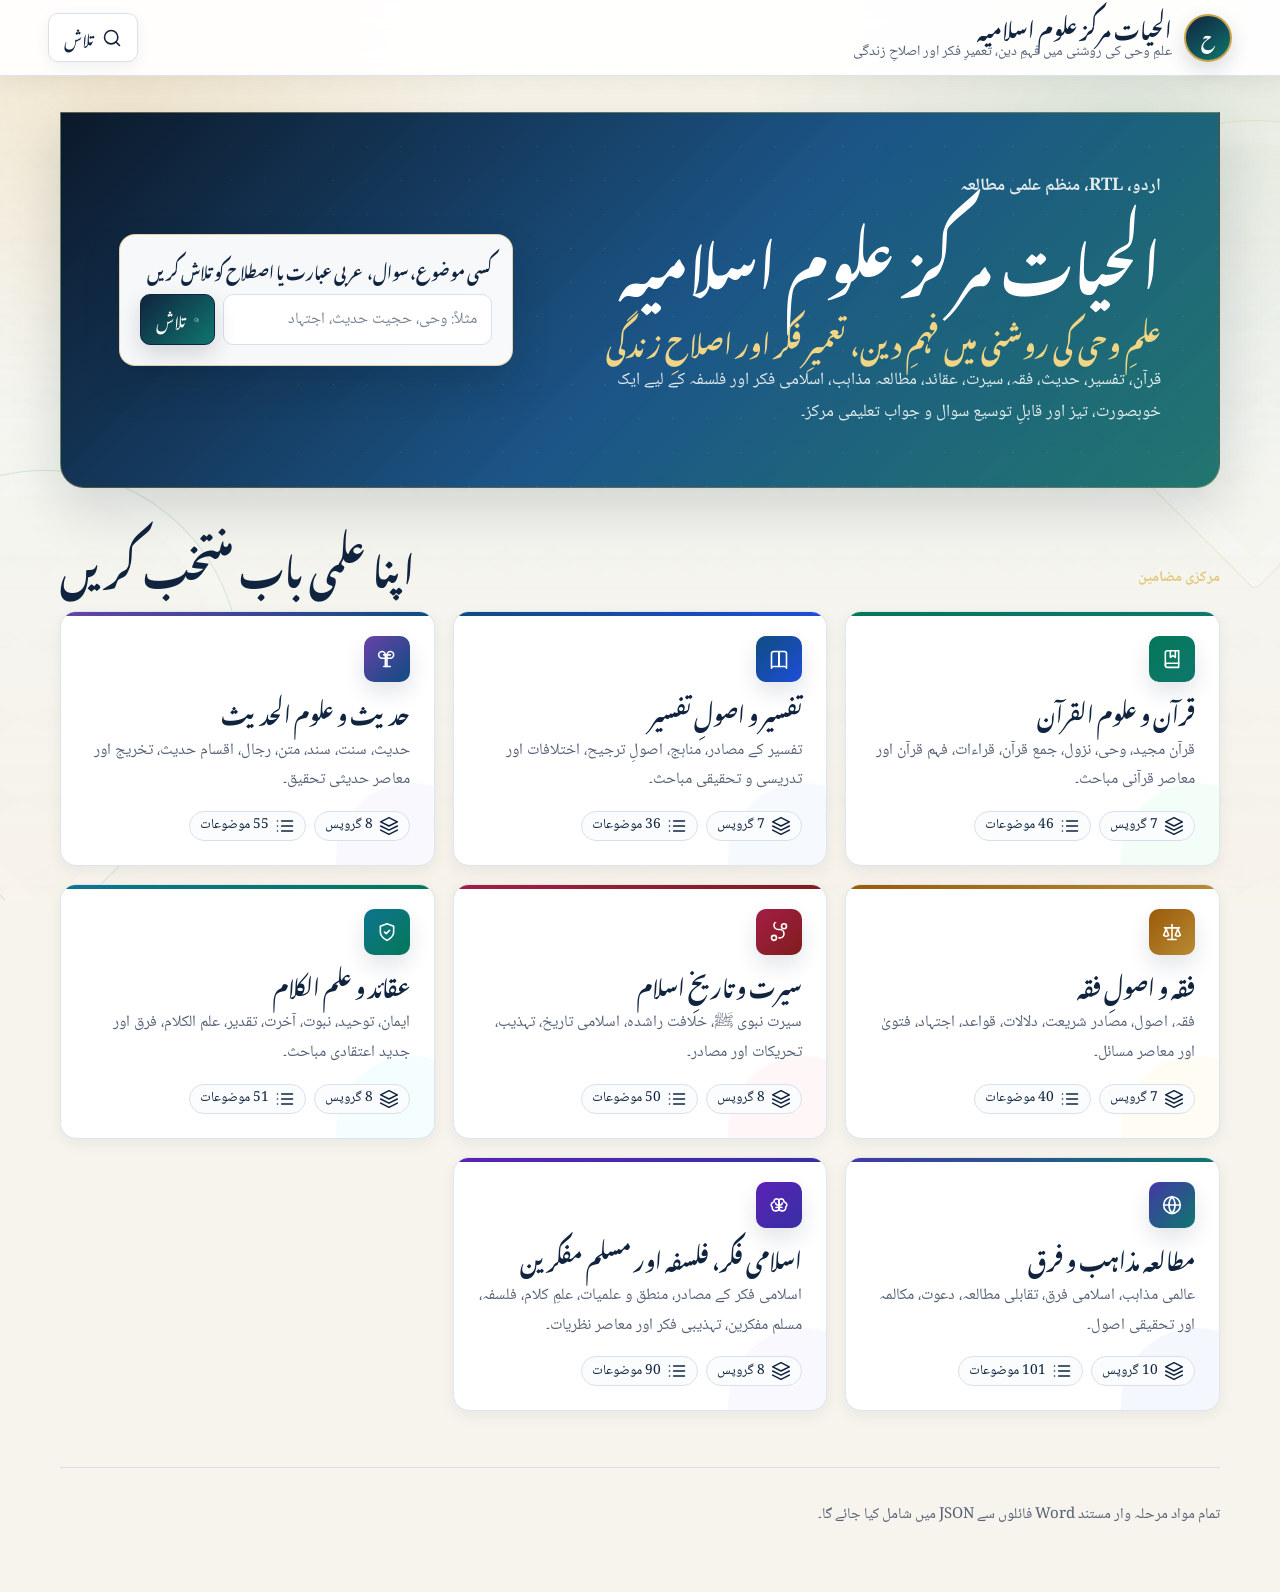
<file: index.html>
<!doctype html>
<html lang="ur" dir="rtl">
<head>
  <meta charset="utf-8">
  <meta name="viewport" content="width=device-width, initial-scale=1">
  <title>الحیات مرکز علوم اسلامیہ | سوال و جواب</title>
  <meta name="description" content="اردو RTL اسلامی علوم کا سوال و جواب تعلیمی مرکز">
  <link rel="preconnect" href="https://fonts.googleapis.com">
  <link rel="preconnect" href="https://fonts.gstatic.com" crossorigin>
  <link href="https://fonts.googleapis.com/css2?family=Amiri:wght@400;700&family=Noto+Naskh+Arabic:wght@400;500;600;700&family=Noto+Nastaliq+Urdu:wght@400;500;600;700&display=swap" rel="stylesheet">
  <link rel="stylesheet" href="assets/css/style.css?v=islamic-thought-20260823">
</head>
<body data-page="home">
  <div class="scroll-progress" aria-hidden="true"></div>
  <div class="thematic-bg" aria-hidden="true">
    <span class="bg-arch arch-one"></span>
    <span class="bg-arch arch-two"></span>
    <span class="bg-star star-one"></span>
    <span class="bg-star star-two"></span>
  </div>
  <header class="site-header">
    <a class="brand" href="index.html" aria-label="صفحۂ اول">
      <span class="brand-mark" aria-hidden="true">ح</span>
      <span class="brand-copy">
        <strong>الحیات مرکز علوم اسلامیہ</strong>
        <small>علمِ وحی کی روشنی میں فہمِ دین، تعمیرِ فکر اور اصلاحِ زندگی</small>
      </span>
    </a>
    <nav class="top-actions" aria-label="بنیادی روابط">
      <a class="icon-link" href="search.html" aria-label="تلاش"><span data-icon="search"></span><span>تلاش</span></a>
    </nav>
  </header>

  <main>
    <section class="hero">
      <div class="hero-copy">
        <p class="eyebrow">اردو، RTL، منظم علمی مطالعہ</p>
        <h1>الحیات مرکز علوم اسلامیہ</h1>
        <p class="hero-tagline">علمِ وحی کی روشنی میں فہمِ دین، تعمیرِ فکر اور اصلاحِ زندگی</p>
        <p>قرآن، تفسیر، حدیث، فقہ، سیرت، عقائد، مطالعہ مذاہب، اسلامی فکر اور فلسفہ کے لیے ایک خوبصورت، تیز اور قابلِ توسیع سوال و جواب تعلیمی مرکز۔</p>
      </div>
      <form class="hero-search" action="search.html" role="search">
        <label for="home-search">کسی موضوع، سوال، عربی عبارت یا اصطلاح کو تلاش کریں</label>
        <div class="search-box">
          <input id="home-search" name="q" type="search" placeholder="مثلاً: وحی، حجیت حدیث، اجتہاد">
          <button type="submit"><span data-icon="search"></span><span>تلاش</span></button>
        </div>
      </form>
    </section>

    <section class="section-head">
      <p class="eyebrow">مرکزی مضامین</p>
      <h2>اپنا علمی باب منتخب کریں</h2>
    </section>
    <section id="subjects-grid" class="subjects-grid" aria-live="polite"></section>
  </main>

  <footer class="site-footer">
    <p>تمام مواد مرحلہ وار مستند Word فائلوں سے JSON میں شامل کیا جائے گا۔</p>
  </footer>
  <script src="assets/js/app.js?v=islamic-thought-fix-20260823-2"></script>
</body>
</html>
</file>
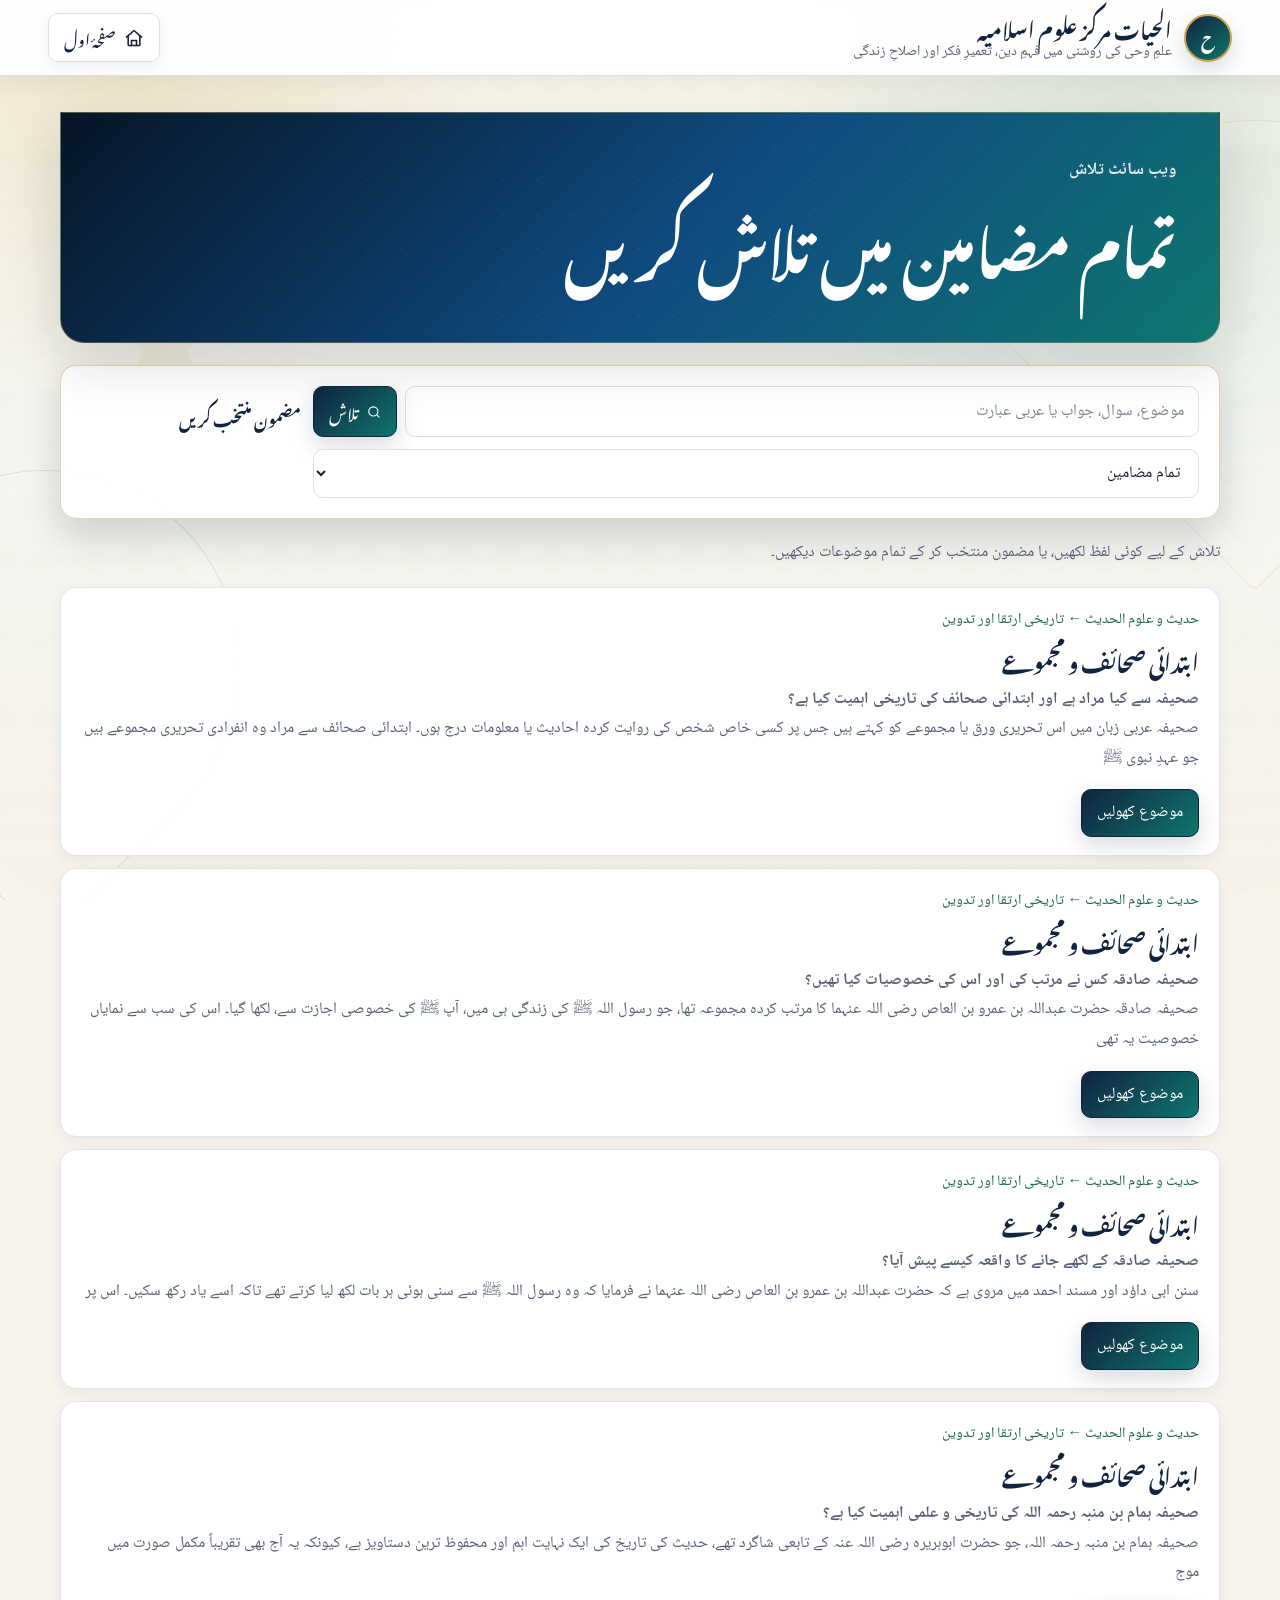
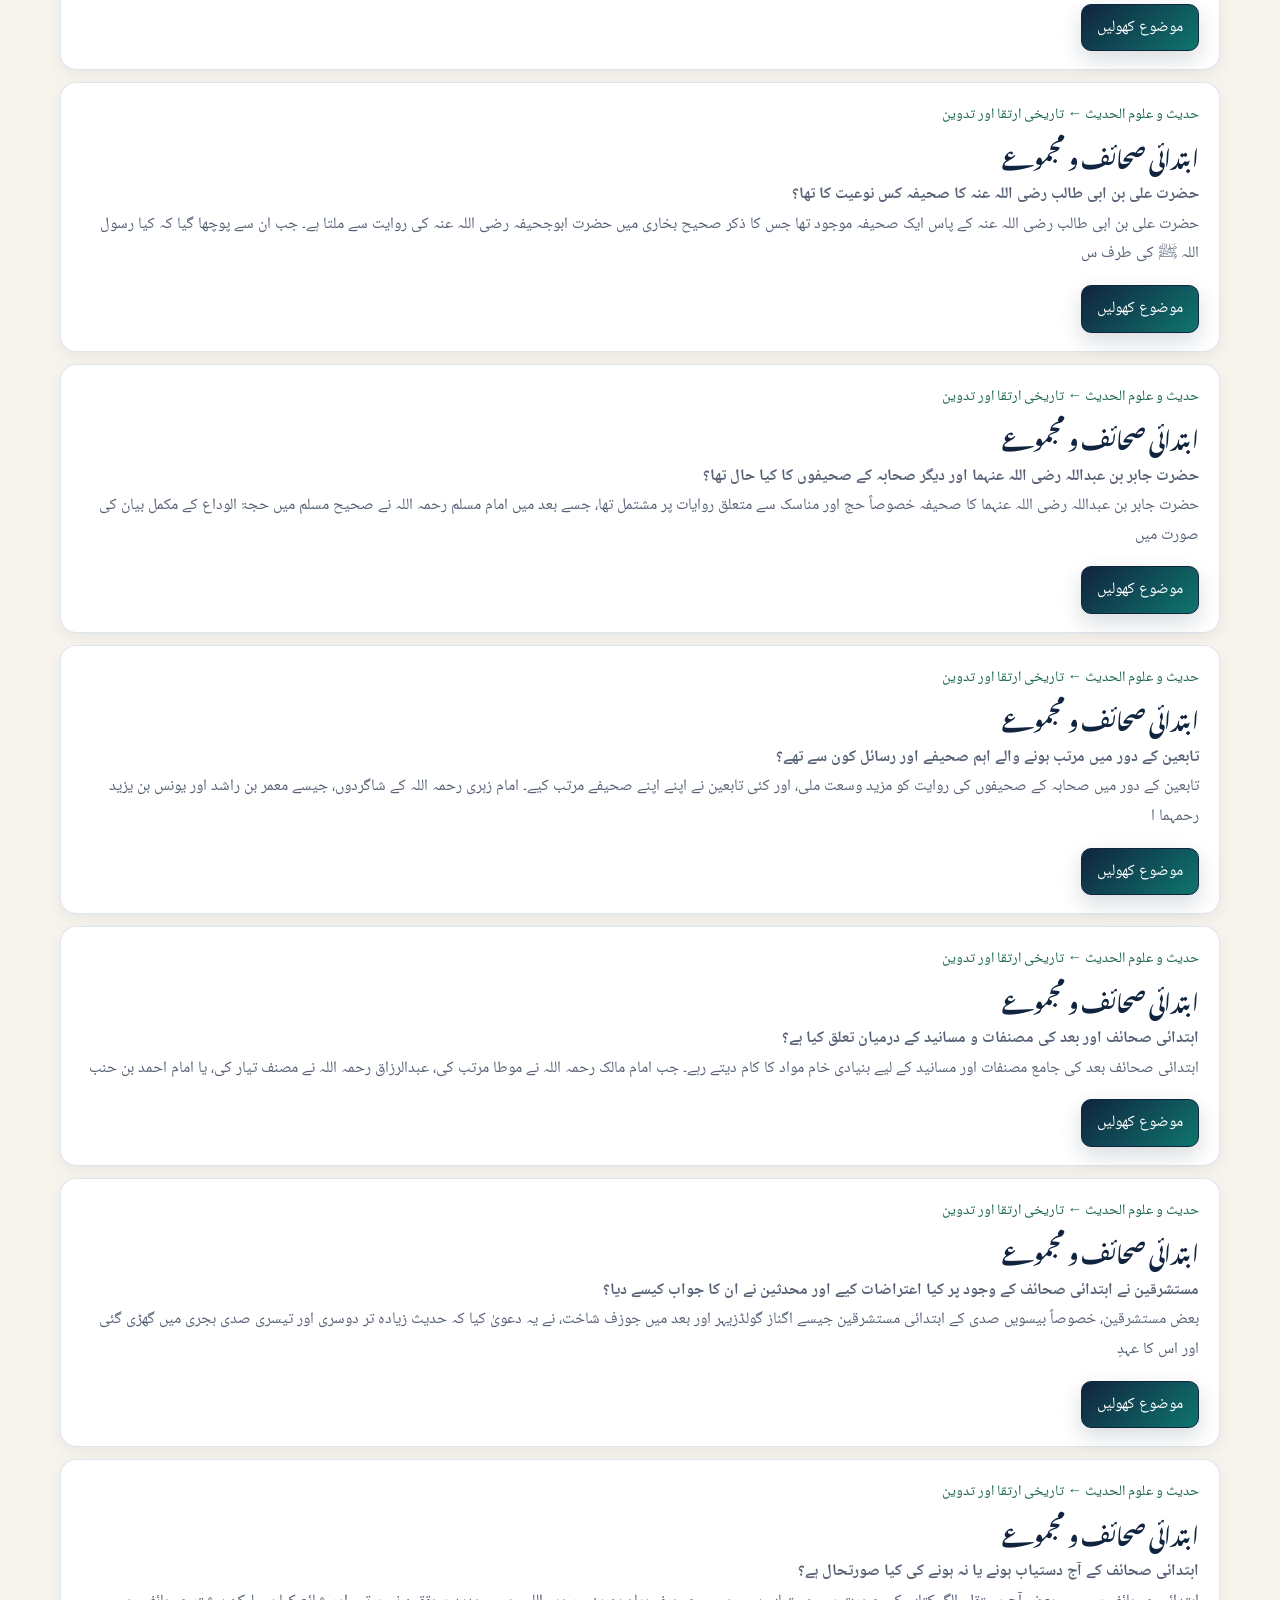
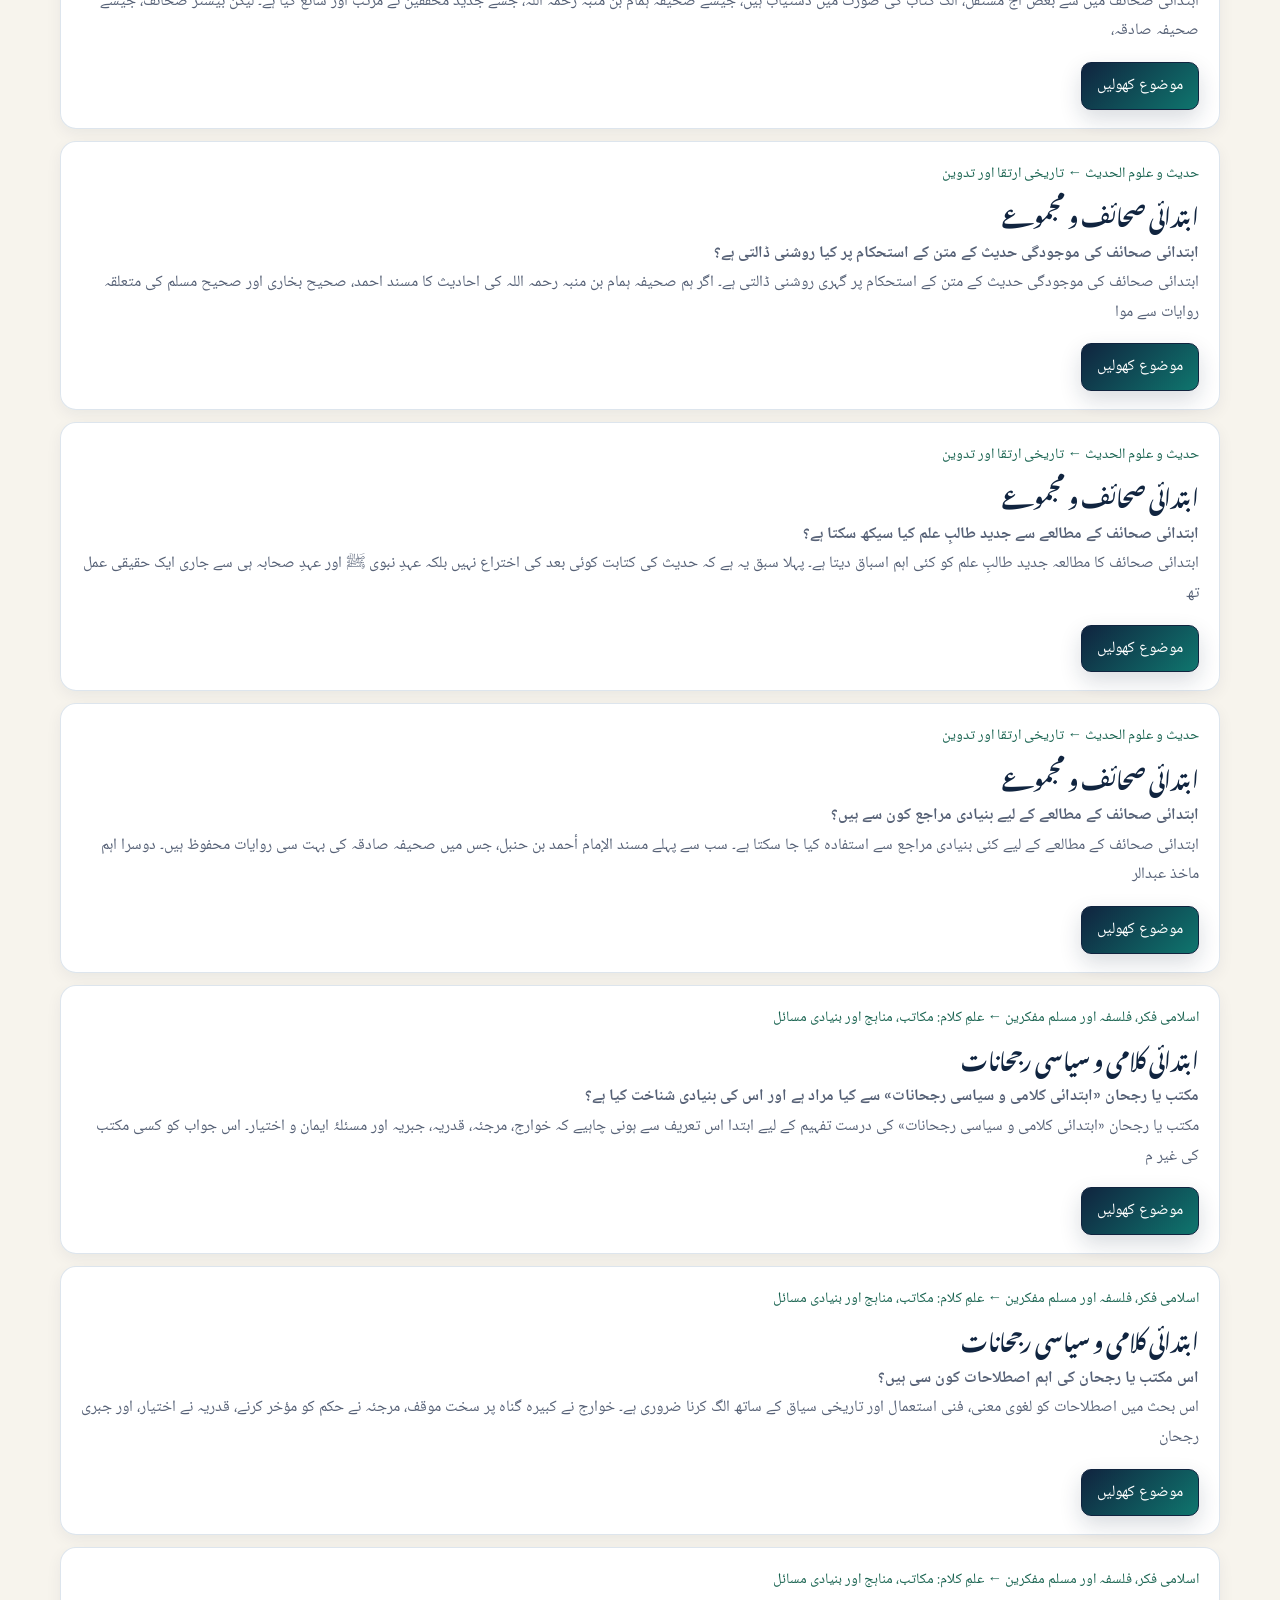
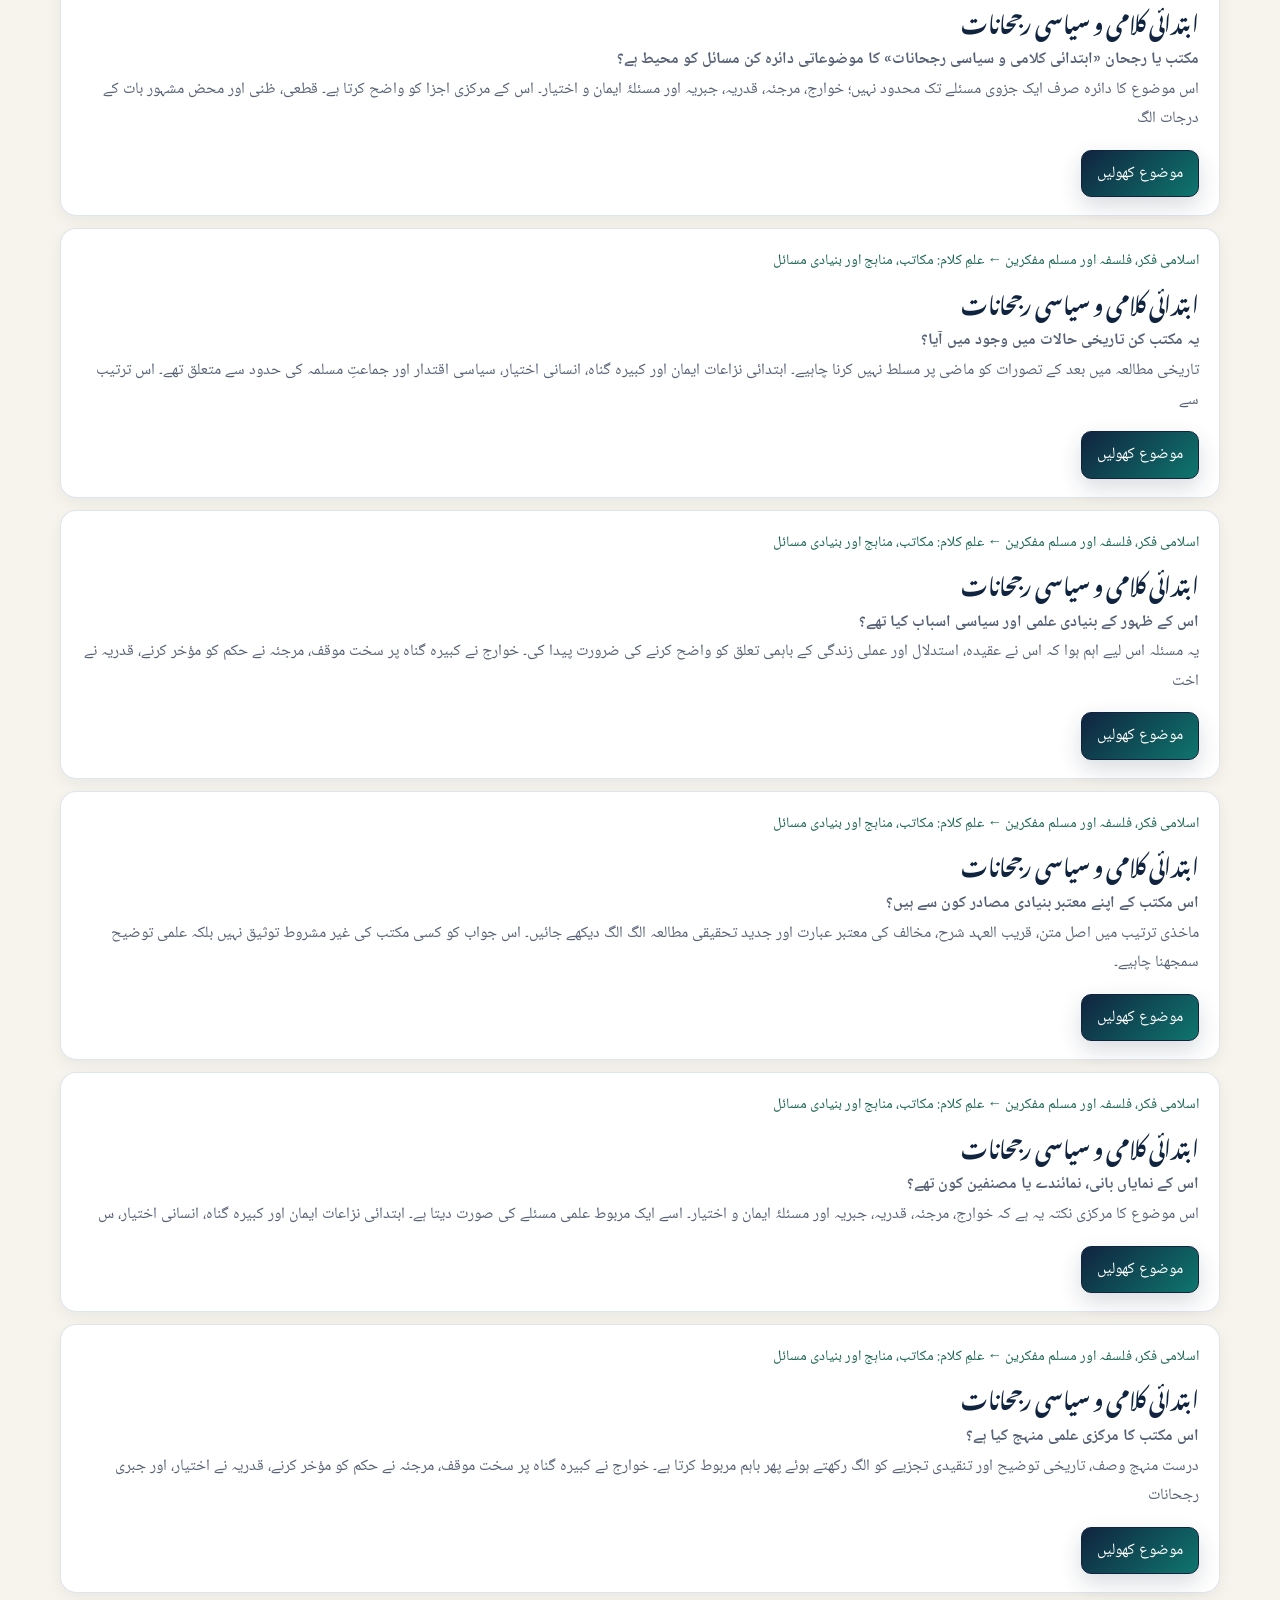
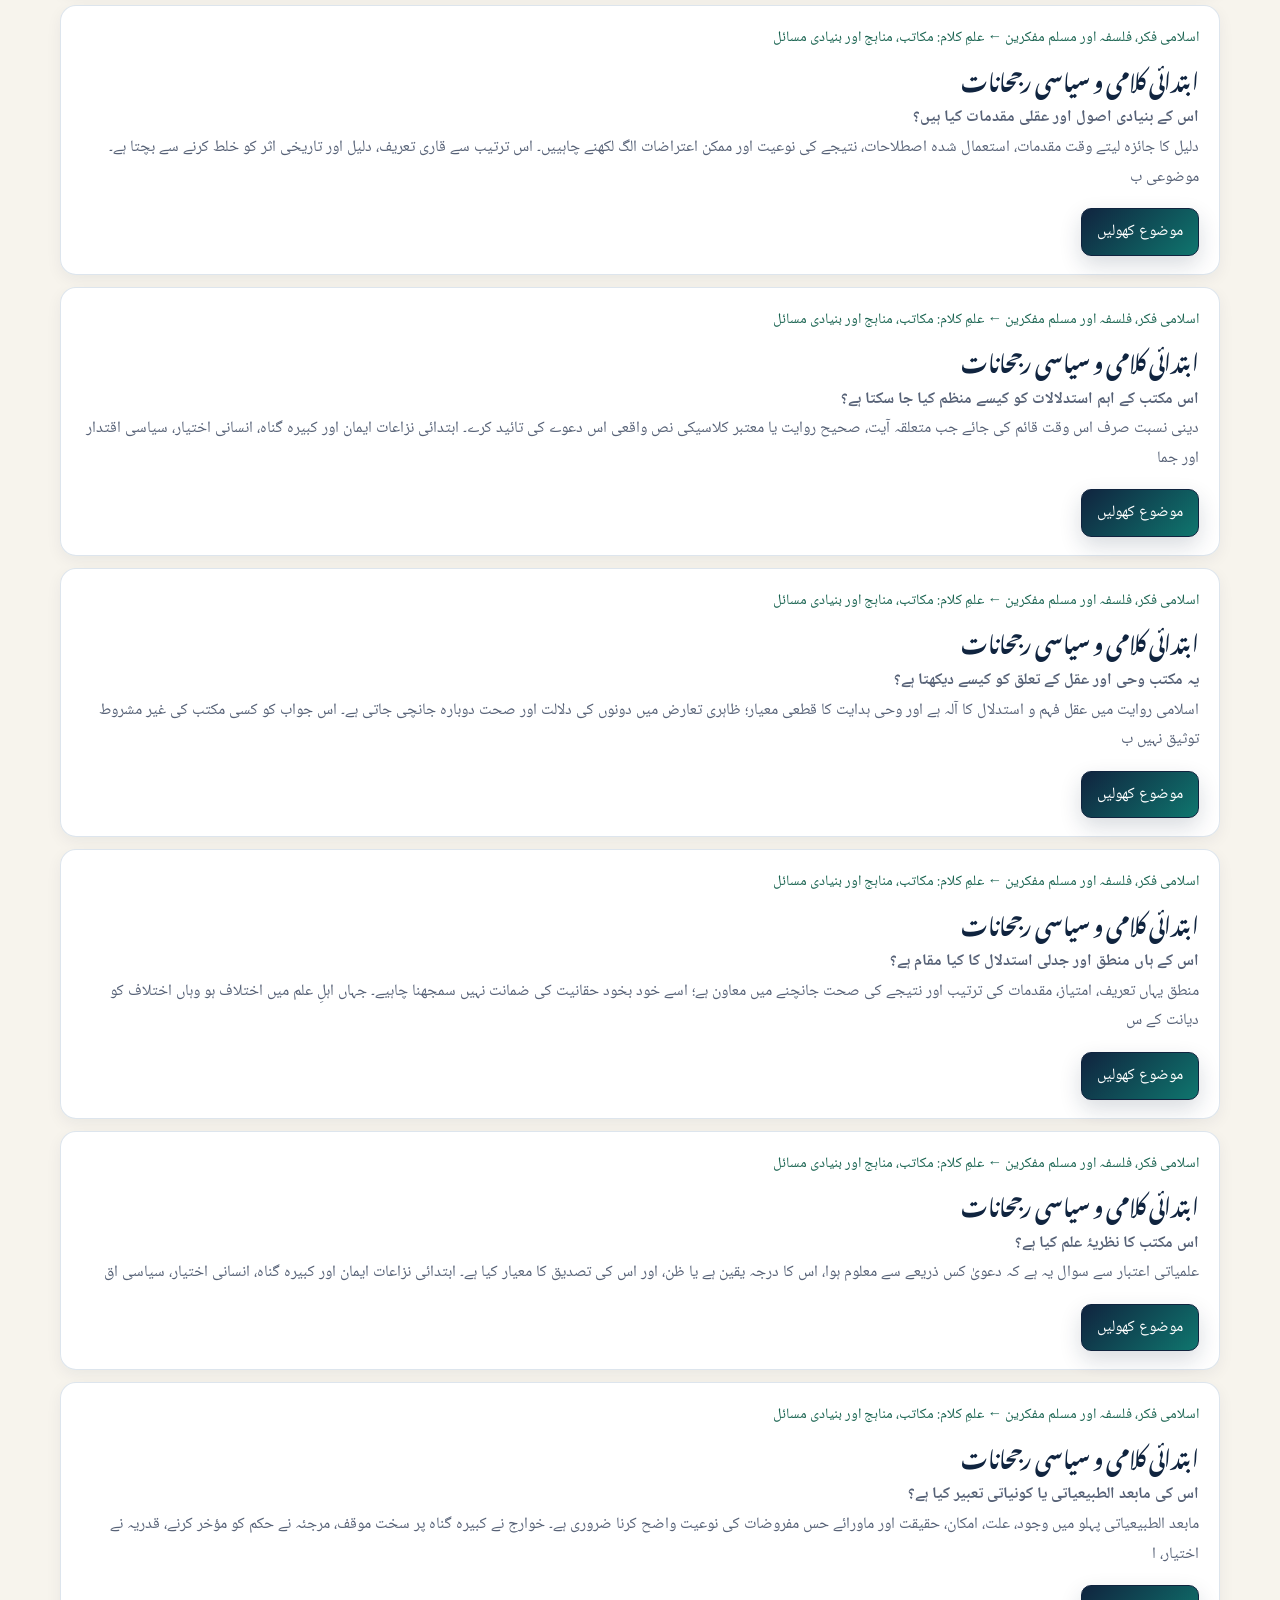
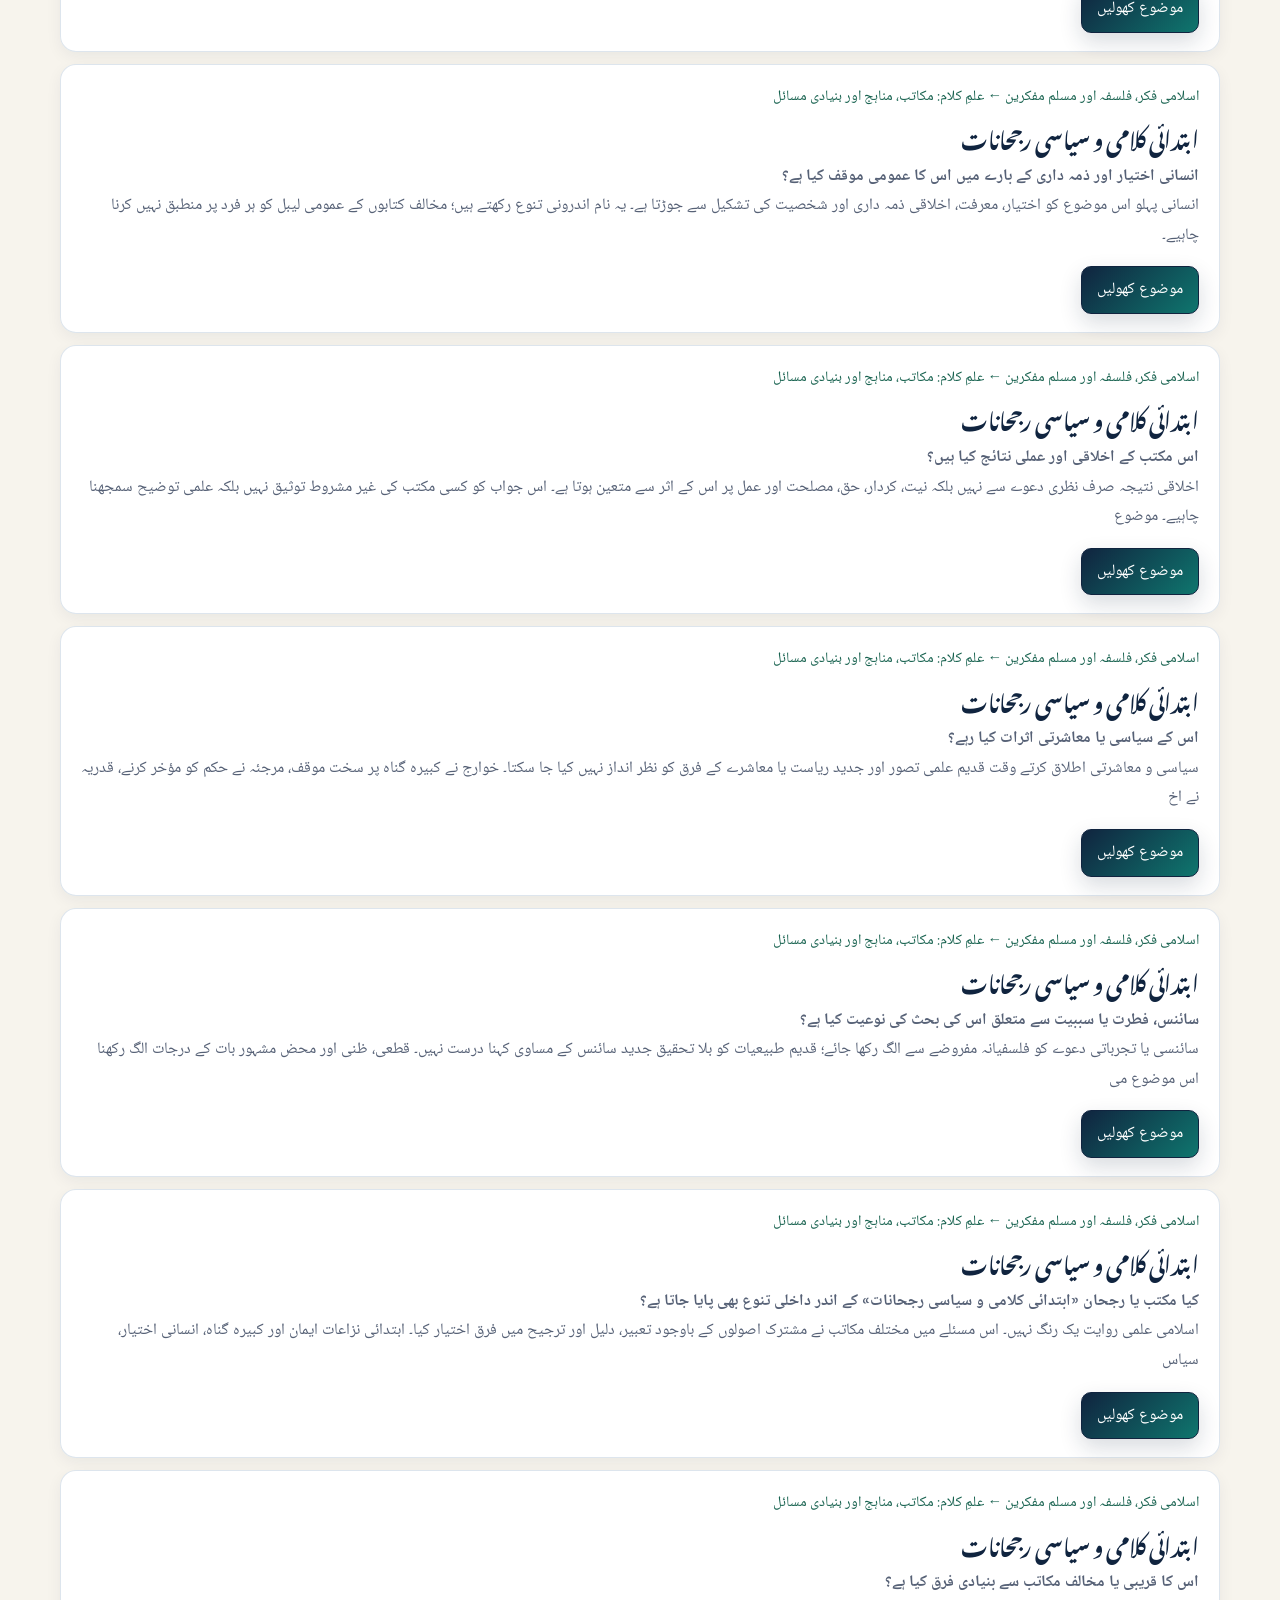
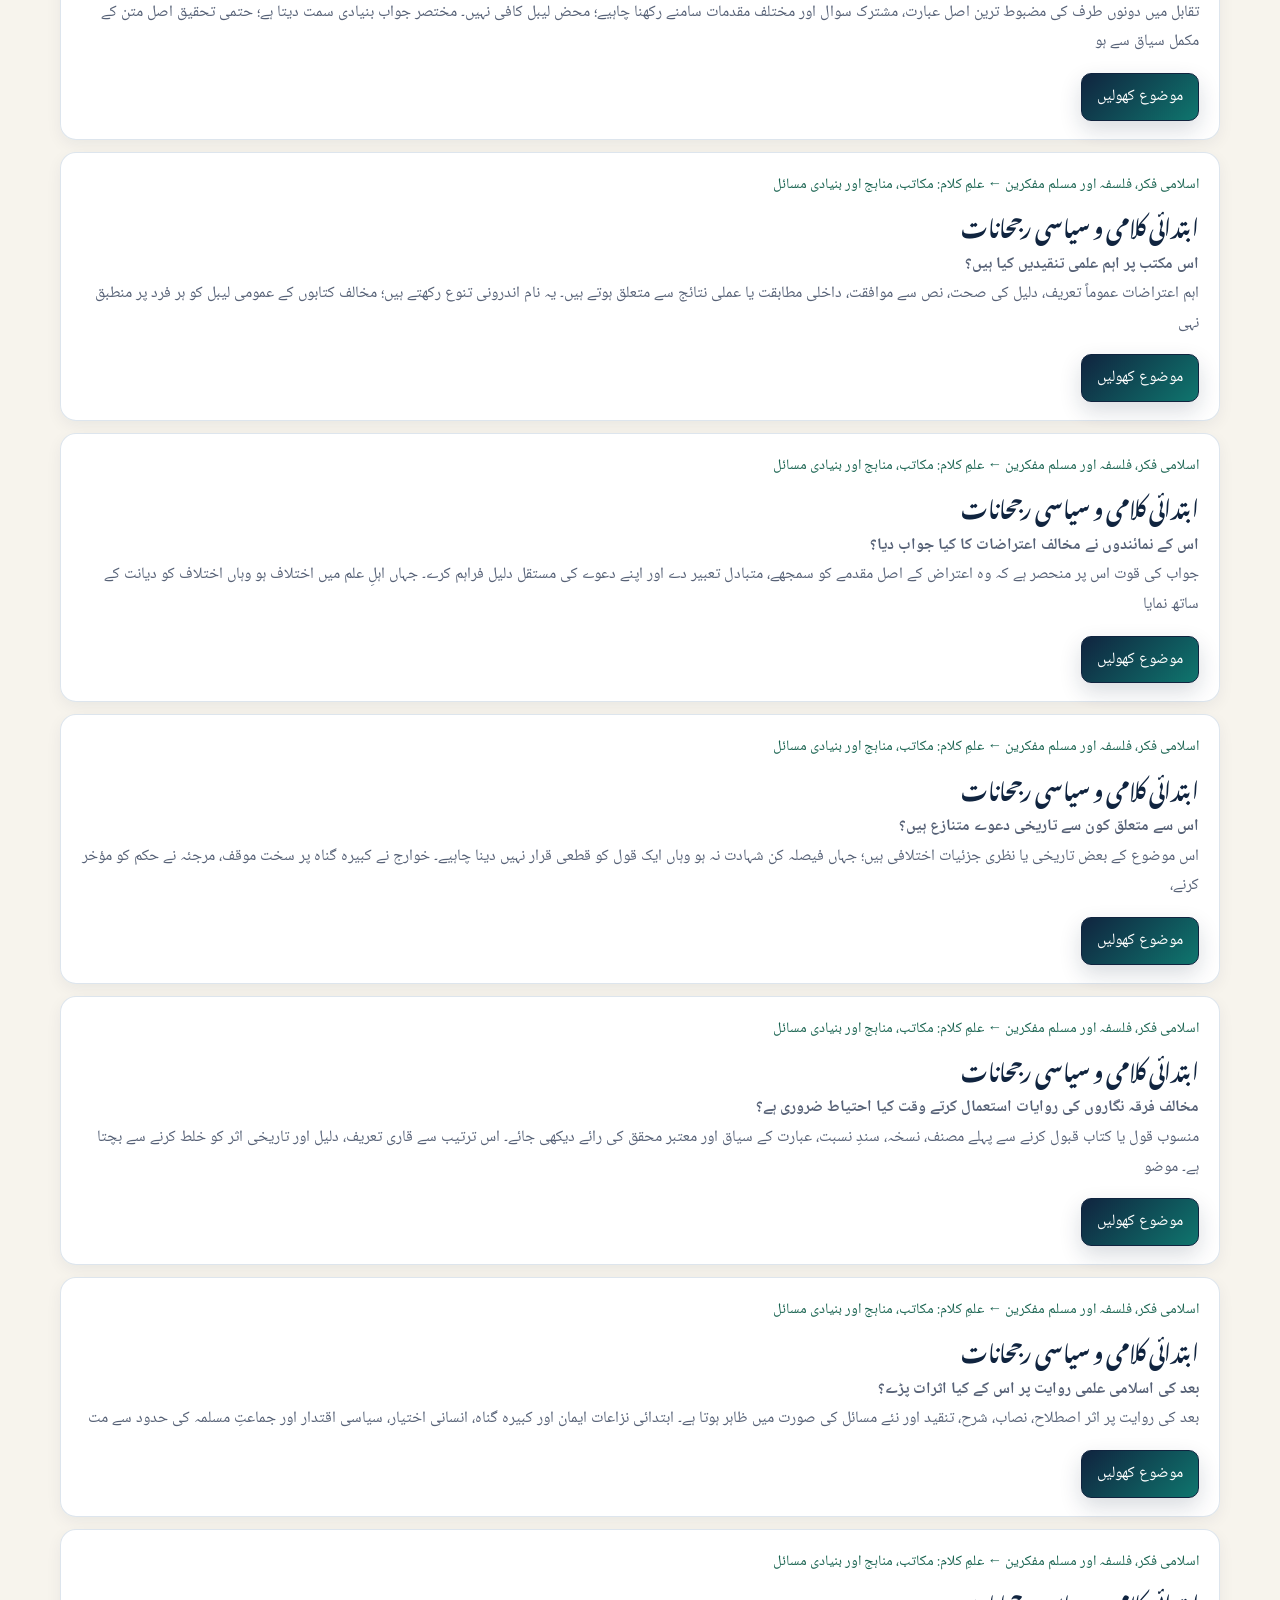
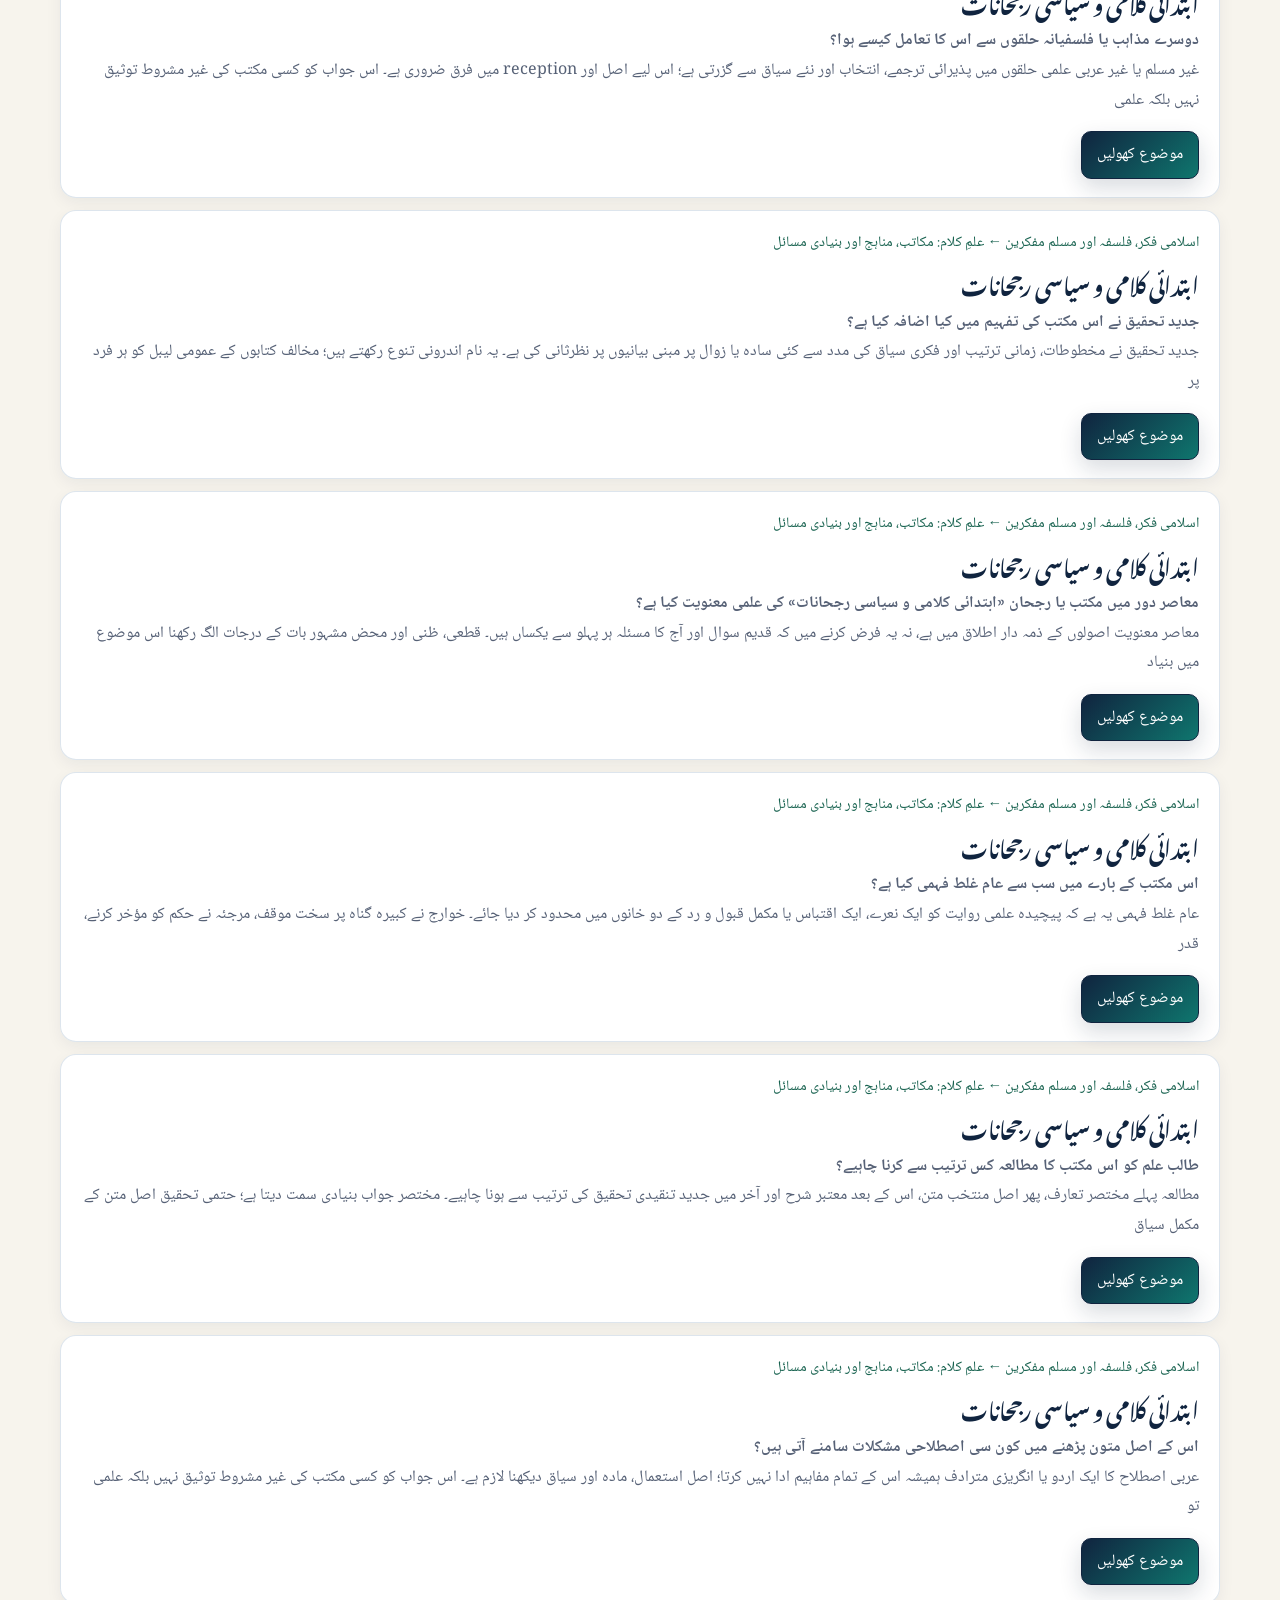
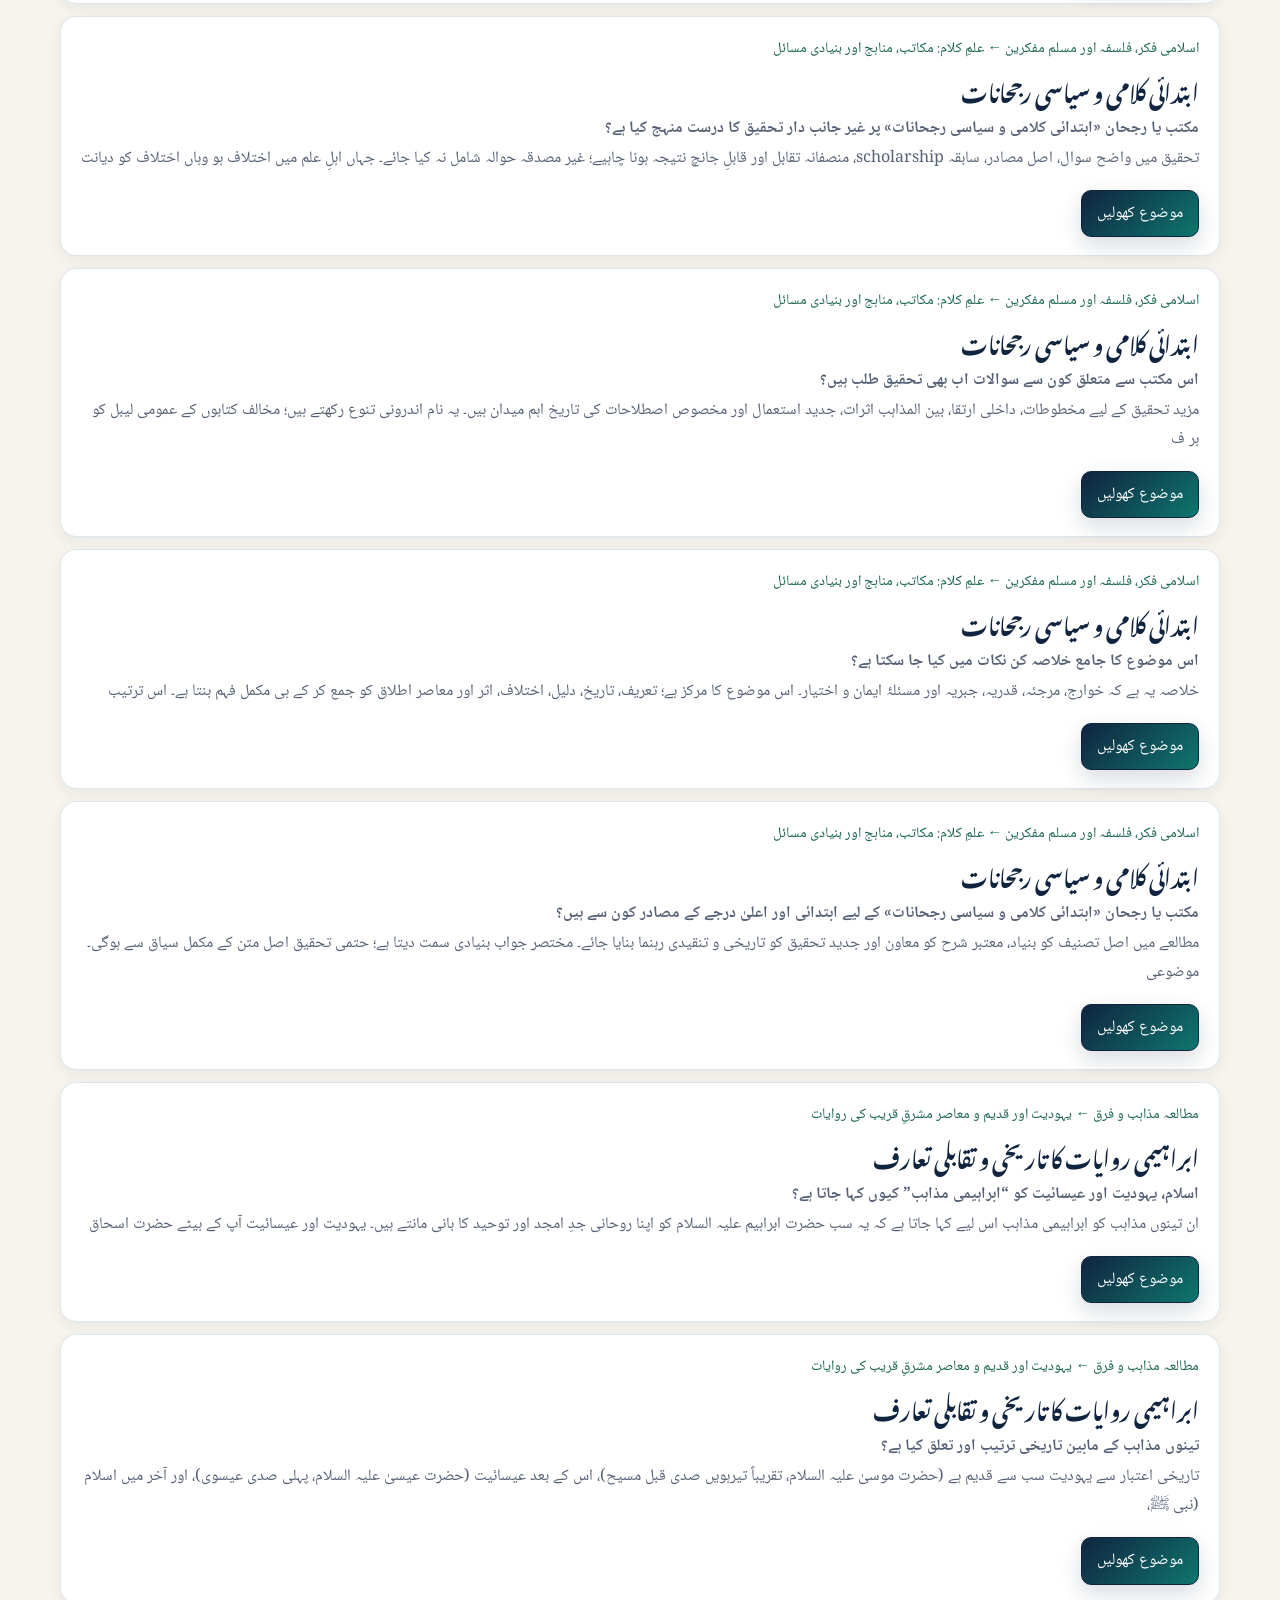
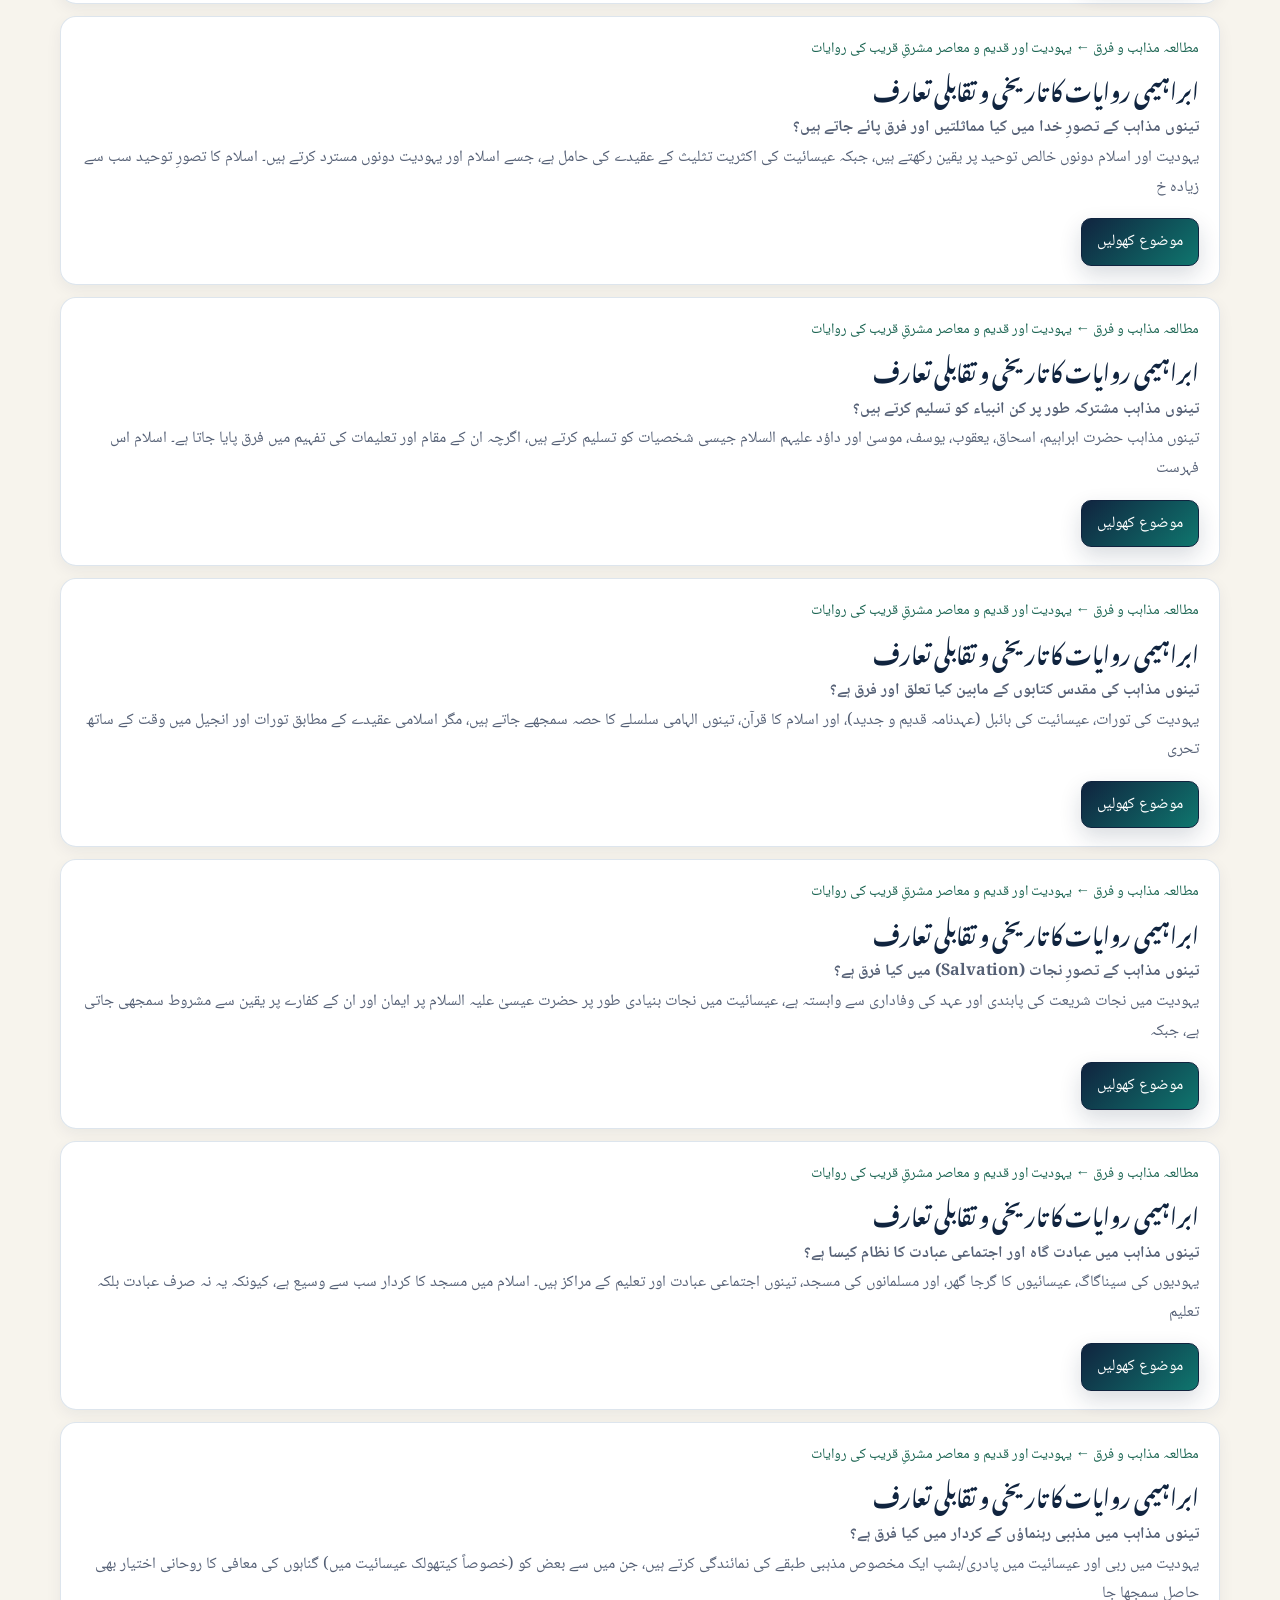
<file: search.html>
<!doctype html>
<html lang="ur" dir="rtl">
<head>
  <meta charset="utf-8">
  <meta name="viewport" content="width=device-width, initial-scale=1">
  <title>تلاش | الحیات مرکز علوم اسلامیہ</title>
  <meta name="description" content="اسلامی علوم کے تمام مضامین، گروپس، موضوعات، سوالات اور جوابات میں تلاش">
  <link rel="preconnect" href="https://fonts.googleapis.com">
  <link rel="preconnect" href="https://fonts.gstatic.com" crossorigin>
  <link href="https://fonts.googleapis.com/css2?family=Amiri:wght@400;700&family=Noto+Naskh+Arabic:wght@400;500;600;700&family=Noto+Nastaliq+Urdu:wght@400;500;600;700&display=swap" rel="stylesheet">
  <link rel="stylesheet" href="assets/css/style.css?v=islamic-thought-20260823">
</head>
<body data-page="search">
  <div class="scroll-progress" aria-hidden="true"></div>
  <div class="thematic-bg" aria-hidden="true">
    <span class="bg-arch arch-one"></span>
    <span class="bg-arch arch-two"></span>
    <span class="bg-star star-one"></span>
    <span class="bg-star star-two"></span>
  </div>
  <header class="site-header">
    <a class="brand" href="index.html" aria-label="صفحۂ اول">
      <span class="brand-mark" aria-hidden="true">ح</span>
      <span class="brand-copy"><strong>الحیات مرکز علوم اسلامیہ</strong><small>علمِ وحی کی روشنی میں فہمِ دین، تعمیرِ فکر اور اصلاحِ زندگی</small></span>
    </a>
    <nav class="top-actions" aria-label="بنیادی روابط">
      <a class="icon-link" href="index.html" aria-label="صفحۂ اول"><span data-icon="home"></span><span>صفحۂ اول</span></a>
    </nav>
  </header>

  <main>
    <section class="page-title">
      <p class="eyebrow">ویب سائٹ تلاش</p>
      <h1>تمام مضامین میں تلاش کریں</h1>
    </section>
    <section class="search-panel">
      <form id="search-form" class="search-form" role="search">
        <div class="search-box">
          <input id="search-input" name="q" type="search" placeholder="موضوع، سوال، جواب یا عربی عبارت">
          <button type="submit"><span data-icon="search"></span><span>تلاش</span></button>
        </div>
        <label for="subject-filter">مضمون منتخب کریں</label>
        <select id="subject-filter" name="subject"></select>
      </form>
    </section>
    <section id="search-summary" class="search-summary" aria-live="polite"></section>
    <section id="search-results" class="search-results" aria-live="polite"></section>
  </main>

  <footer class="site-footer">
    <p>تلاش اسی JSON مواد سے چلتی ہے جس سے صفحات بنتے ہیں۔</p>
  </footer>
  <script src="assets/js/app.js?v=islamic-thought-fix-20260823-2"></script>
  <script src="assets/js/search.js?v=islamic-thought-20260823"></script>
</body>
</html>
</file>
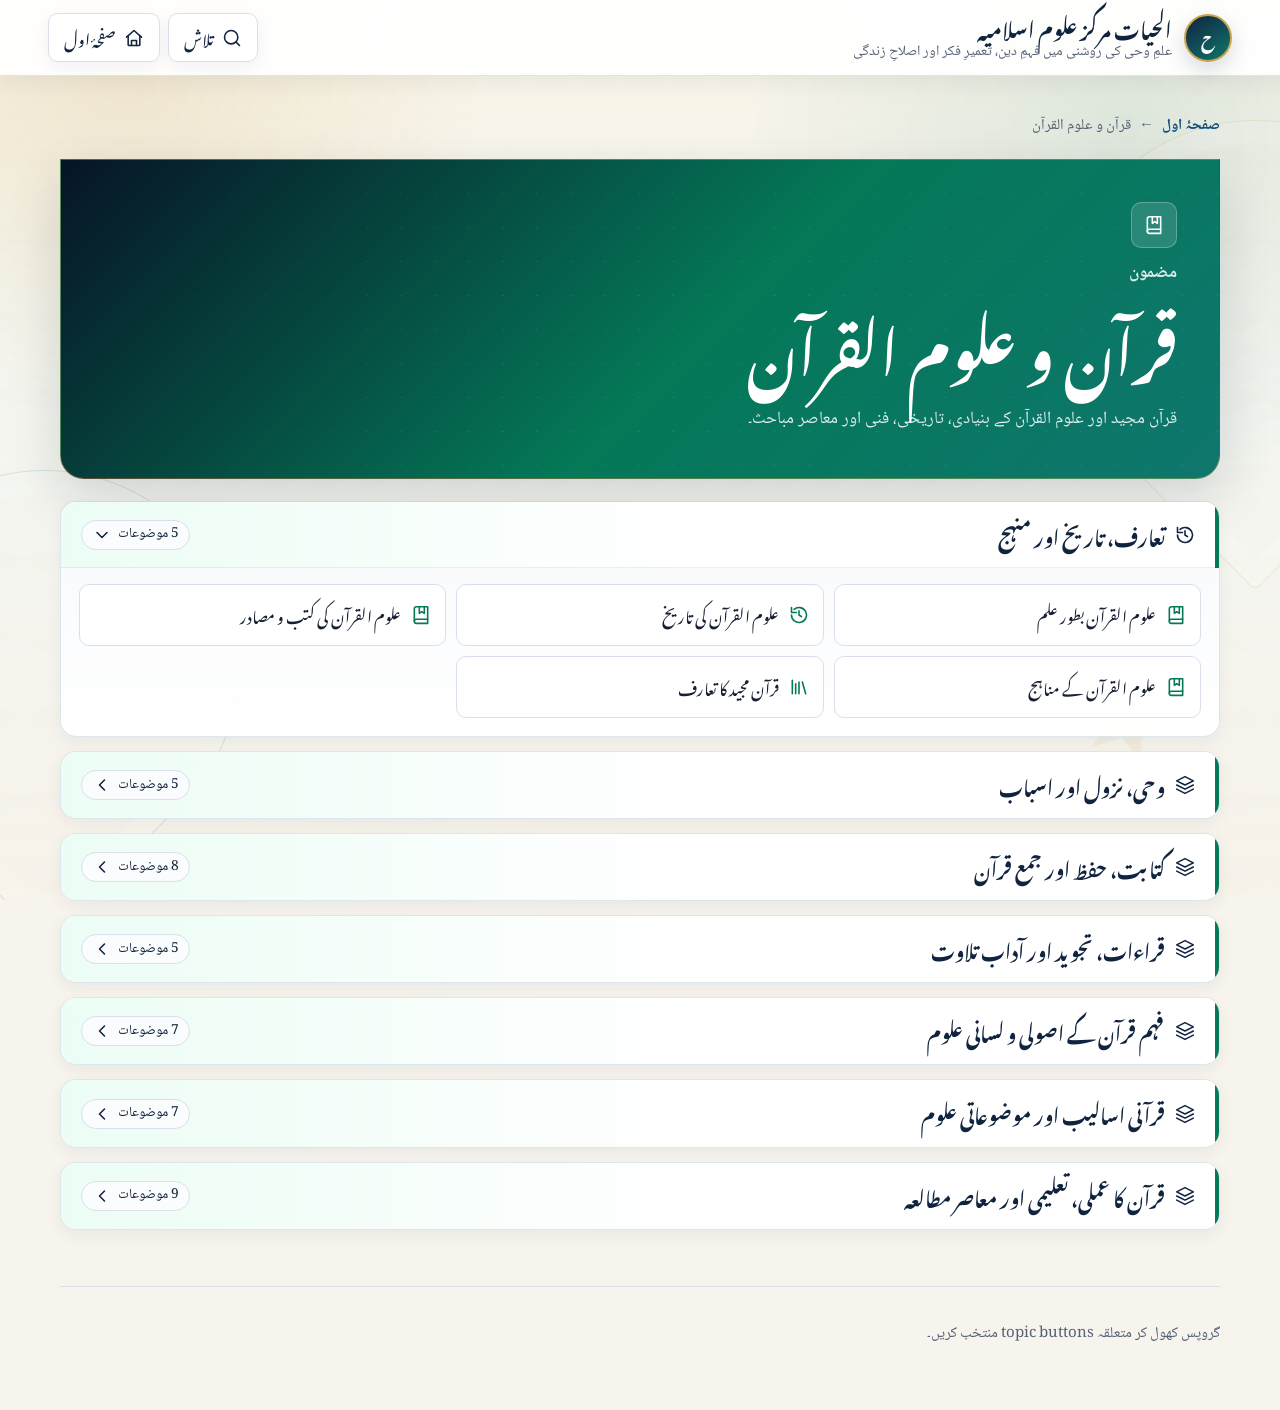
<file: subject.html>
<!doctype html>
<html lang="ur" dir="rtl">
<head>
  <meta charset="utf-8">
  <meta name="viewport" content="width=device-width, initial-scale=1">
  <title>مضمون | الحیات مرکز علوم اسلامیہ</title>
  <meta name="description" content="اسلامی علوم کے گروپس اور موضوعات">
  <link rel="preconnect" href="https://fonts.googleapis.com">
  <link rel="preconnect" href="https://fonts.gstatic.com" crossorigin>
  <link href="https://fonts.googleapis.com/css2?family=Amiri:wght@400;700&family=Noto+Naskh+Arabic:wght@400;500;600;700&family=Noto+Nastaliq+Urdu:wght@400;500;600;700&display=swap" rel="stylesheet">
  <link rel="stylesheet" href="assets/css/style.css?v=islamic-thought-20260823">
</head>
<body data-page="subject">
  <div class="scroll-progress" aria-hidden="true"></div>
  <div class="thematic-bg" aria-hidden="true">
    <span class="bg-arch arch-one"></span>
    <span class="bg-arch arch-two"></span>
    <span class="bg-star star-one"></span>
    <span class="bg-star star-two"></span>
  </div>
  <header class="site-header">
    <a class="brand" href="index.html" aria-label="صفحۂ اول">
      <span class="brand-mark" aria-hidden="true">ح</span>
      <span class="brand-copy"><strong>الحیات مرکز علوم اسلامیہ</strong><small>علمِ وحی کی روشنی میں فہمِ دین، تعمیرِ فکر اور اصلاحِ زندگی</small></span>
    </a>
    <nav class="top-actions" aria-label="بنیادی روابط">
      <a class="icon-link" href="search.html" aria-label="تلاش"><span data-icon="search"></span><span>تلاش</span></a>
      <a class="icon-link" href="index.html" aria-label="صفحۂ اول"><span data-icon="home"></span><span>صفحۂ اول</span></a>
    </nav>
  </header>

  <main>
    <nav id="breadcrumbs" class="breadcrumbs" aria-label="breadcrumb"></nav>
    <section id="subject-hero" class="page-title"></section>
    <section id="groups-list" class="groups-list" aria-live="polite"></section>
  </main>

  <footer class="site-footer">
    <p>گروپس کھول کر متعلقہ topic buttons منتخب کریں۔</p>
  </footer>
  <script src="assets/js/app.js?v=islamic-thought-fix-20260823-2"></script>
</body>
</html>
</file>
<file: assets/css/style.css>
/*
 * Islamic Studies Knowledge Portal
 * Production stylesheet â€” RTL-first, responsive and accessible
 */

:root {
  color-scheme: light;

  --navy: #10243f;
  --navy-2: #18385f;
  --navy-deep: #071426;
  --gold: #c9a24c;
  --gold-dark: #ad8330;
  --gold-soft: #f4ead1;
  --ink: #172033;
  --muted: #566176;
  --line: #d9dfeb;
  --line-soft: #e8ecf3;
  --paper: #ffffff;
  --surface: #fbfcfe;
  --bg: #f7f4ed;
  --success: #17624f;
  --danger: #b42318;
  --accent: #0f4c81;
  --accent-2: #0f766e;

  --theme: #0f4c81;
  --theme-2: #0f766e;
  --theme-soft: #eef7f6;

  --font-urdu: "Jameel Noori Nastaleeq", "Noto Nastaliq Urdu",
    "Noto Naskh Arabic", serif;
  --font-reading: "Noto Naskh Arabic", "Noto Nastaliq Urdu",
    "Jameel Noori Nastaleeq", serif;
  --font-arabic: "Amiri", "Noto Naskh Arabic", "Scheherazade New", serif;
  --font-ui: system-ui, -apple-system, BlinkMacSystemFont, "Segoe UI", sans-serif;

  --container: 1160px;
  --reading-width: 74ch;
  --header-height: 76px;

  --space-1: 0.25rem;
  --space-2: 0.5rem;
  --space-3: 0.75rem;
  --space-4: 1rem;
  --space-5: 1.25rem;
  --space-6: 1.5rem;
  --space-8: 2rem;
  --space-10: 2.5rem;
  --space-12: 3rem;

  --radius-sm: 6px;
  --radius: 10px;
  --radius-lg: 16px;
  --radius-xl: 24px;
  --shadow-sm: 0 5px 16px rgba(16, 36, 63, 0.06);
  --shadow-md: 0 14px 34px rgba(16, 36, 63, 0.09);
  --shadow-lg: 0 22px 54px rgba(7, 20, 38, 0.14);
  --focus-ring: 0 0 0 3px rgba(201, 162, 76, 0.32);

  --ease: cubic-bezier(0.2, 0, 0, 1);
  --fast: 150ms;
  --normal: 220ms;
}

@font-face {
  font-family: "Jameel Noori Nastaleeq";
  src: local("Jameel Noori Nastaleeq"),
    local("Jameel Noori Nastaliq"),
    local("Jameel Noori Nastaleeq Regular");
  font-display: swap;
}

*,
*::before,
*::after {
  box-sizing: border-box;
}

html {
  min-width: 320px;
  scroll-behavior: smooth;
  scroll-padding-top: calc(var(--header-height) + 1rem);
  text-size-adjust: 100%;
}

body {
  min-height: 100vh;
  margin: 0;
  direction: rtl;
  color: var(--ink);
  background:
    linear-gradient(180deg, rgba(244, 234, 209, 0.58), transparent 340px),
    var(--bg);
  font-family: var(--font-urdu);
  font-size: 1rem;
  line-height: 1.95;
  text-rendering: optimizeLegibility;
  -webkit-font-smoothing: antialiased;
}

body::before {
  content: "";
  position: fixed;
  inset: 0;
  z-index: -3;
  pointer-events: none;
  opacity: 0.22;
  background-image:
    linear-gradient(30deg, rgba(201, 162, 76, 0.08) 12%, transparent 12.5%, transparent 87%, rgba(201, 162, 76, 0.08) 87.5%),
    linear-gradient(150deg, rgba(15, 76, 129, 0.045) 12%, transparent 12.5%, transparent 87%, rgba(15, 76, 129, 0.045) 87.5%);
  background-size: 46px 80px;
}

img,
svg,
video,
canvas {
  display: block;
  max-width: 100%;
}

button,
input,
select,
textarea {
  margin: 0;
  color: inherit;
  font: inherit;
}

button:disabled,
input:disabled,
select:disabled,
textarea:disabled {
  cursor: not-allowed;
  opacity: 0.58;
}

[hidden] {
  display: none !important;
}

[dir="ltr"],
.ltr {
  direction: ltr;
  font-family: var(--font-ui);
}

::selection {
  color: var(--navy-deep);
  background: #ead8aa;
}

h1,
h2,
h3,
p {
  overflow-wrap: anywhere;
}

h1,
h2,
h3 {
  text-wrap: balance;
}

a {
  color: inherit;
  text-decoration-thickness: 0.08em;
  text-underline-offset: 0.18em;
}

a:not([class]) {
  color: var(--accent);
  font-weight: 700;
}

a:not([class]):hover {
  color: var(--accent-2);
}

:where(a, button, input, select, textarea, [tabindex]):focus-visible {
  outline: 3px solid rgba(201, 162, 76, 0.58);
  outline-offset: 3px;
}

.thematic-bg {
  position: fixed;
  inset: 0;
  z-index: -2;
  overflow: hidden;
  pointer-events: none;
  background:
    radial-gradient(circle at 10% 8%, rgba(201, 162, 76, 0.17), transparent 25%),
    radial-gradient(circle at 88% 14%, rgba(15, 118, 110, 0.11), transparent 28%),
    linear-gradient(180deg, rgba(251, 248, 240, 0.5), rgba(238, 247, 245, 0.36) 50%, rgba(247, 242, 231, 0.42));
}

.bg-arch {
  position: absolute;
  width: min(38vw, 390px);
  aspect-ratio: 1;
  border: 1px solid rgba(201, 162, 76, 0.17);
  border-radius: 50% 50% var(--radius-sm) var(--radius-sm);
  box-shadow: inset 0 0 0 22px rgba(255, 255, 255, 0.1);
  transform: rotate(45deg);
}

.arch-one {
  top: 120px;
  inset-inline-start: -170px;
}

.arch-two {
  bottom: 40px;
  inset-inline-end: -150px;
  border-color: rgba(15, 118, 110, 0.14);
}

.bg-star {
  position: absolute;
  width: 125px;
  aspect-ratio: 1;
  opacity: 0.1;
  background: var(--gold);
  clip-path: polygon(50% 0, 61% 35%, 98% 35%, 68% 56%, 79% 91%, 50% 70%, 21% 91%, 32% 56%, 2% 35%, 39% 35%);
}

.star-one {
  top: 31%;
  inset-inline-end: 8%;
}

.star-two {
  bottom: 13%;
  inset-inline-start: 7%;
  transform: scale(0.72) rotate(18deg);
}

.scroll-progress {
  position: fixed;
  inset-block-start: 0;
  inset-inline-start: 0;
  z-index: 100;
  width: var(--scroll-progress, 0%);
  height: 3px;
  pointer-events: none;
  background: linear-gradient(90deg, var(--gold), var(--accent), var(--accent-2));
}

main,
.site-footer {
  width: min(var(--container), calc(100% - 32px));
  margin-inline: auto;
}

main {
  padding-block: clamp(1.25rem, 3vw, 2.25rem) 3.5rem;
}

.site-header {
  position: sticky;
  inset-block-start: 0;
  z-index: 50;
  display: flex;
  align-items: center;
  justify-content: space-between;
  min-height: var(--header-height);
  gap: var(--space-5);
  padding: 10px clamp(16px, 4vw, 48px);
  background: rgba(255, 255, 255, 0.94);
  border-bottom: 1px solid rgba(217, 223, 235, 0.88);
  box-shadow: 0 6px 22px rgba(16, 36, 63, 0.06);
  -webkit-backdrop-filter: blur(12px);
  backdrop-filter: blur(12px);
}

.brand {
  display: inline-flex;
  align-items: center;
  min-width: 0;
  gap: var(--space-3);
  color: inherit;
  text-decoration: none;
}

.brand-mark {
  display: grid;
  place-items: center;
  width: 48px;
  height: 48px;
  flex: 0 0 auto;
  color: var(--paper);
  background: linear-gradient(145deg, var(--navy), var(--accent-2));
  border: 2px solid var(--gold);
  border-radius: 50%;
  box-shadow: 0 8px 20px rgba(16, 36, 63, 0.16);
  font-weight: 700;
  line-height: 1;
}

.brand-copy {
  min-width: 0;
}

.brand strong,
.brand-copy strong {
  display: block;
  color: var(--navy);
  font-size: clamp(1.04rem, 1.7vw, 1.3rem);
  line-height: 1.6;
  white-space: nowrap;
}

.brand small,
.brand-copy small {
  display: block;
  max-width: 590px;
  margin-top: -2px;
  color: var(--muted);
  font-family: var(--font-reading);
  font-size: clamp(0.76rem, 1.25vw, 0.9rem);
  line-height: 1.65;
}

.top-actions {
  display: flex;
  align-items: center;
  flex: 0 0 auto;
  gap: var(--space-2);
}

.site-footer {
  margin-bottom: 28px;
  padding-block: 18px;
  color: var(--muted);
  border-top: 1px solid var(--line);
  font-family: var(--font-reading);
  font-size: 0.94rem;
}

/* Buttons and form controls */

.icon-link,
button,
.button {
  display: inline-flex;
  align-items: center;
  justify-content: center;
  min-height: 44px;
  gap: var(--space-2);
  padding: 8px 15px;
  overflow: hidden;
  color: var(--navy);
  background: var(--paper);
  border: 1px solid var(--line);
  border-radius: var(--radius);
  box-shadow: var(--shadow-sm);
  cursor: pointer;
  text-decoration: none;
  transition:
    color var(--fast) var(--ease),
    background-color var(--fast) var(--ease),
    border-color var(--fast) var(--ease),
    box-shadow var(--normal) var(--ease),
    transform var(--fast) var(--ease);
}

.icon-link:hover,
button:hover:not(:disabled),
.button:hover {
  color: var(--navy-deep);
  background: #fffdf8;
  border-color: var(--gold);
  box-shadow: 0 9px 24px rgba(16, 36, 63, 0.1);
  transform: translateY(-1px);
}

.icon-link:active,
button:active:not(:disabled),
.button:active {
  box-shadow: var(--shadow-sm);
  transform: translateY(0);
}

.icon {
  width: 20px;
  height: 20px;
  flex: 0 0 auto;
  fill: none;
  stroke: currentColor;
  stroke-width: 1.9;
  stroke-linecap: round;
  stroke-linejoin: round;
}

.primary-button,
.search-box button {
  color: var(--paper);
  background: linear-gradient(135deg, var(--navy), var(--accent-2));
  border-color: var(--navy);
  box-shadow: 0 9px 22px rgba(16, 36, 63, 0.16);
  white-space: nowrap;
}

.primary-button:hover,
.search-box button:hover:not(:disabled) {
  color: var(--paper);
  background: linear-gradient(135deg, var(--navy-2), #13877e);
  border-color: var(--gold);
}

.search-box input,
.search-form input,
.search-form select,
.search-form textarea {
  width: 100%;
  min-height: 48px;
  padding: 9px 14px;
  color: var(--ink);
  background: var(--paper);
  border: 1px solid var(--line);
  border-radius: var(--radius);
  outline: none;
  font-family: var(--font-reading);
  transition: border-color var(--fast), box-shadow var(--fast);
}

.search-form textarea {
  min-height: 120px;
  resize: vertical;
}

.search-box input::placeholder,
.search-form input::placeholder,
.search-form textarea::placeholder {
  color: #7a8495;
  opacity: 1;
}

.search-box input:focus,
.search-form input:focus,
.search-form select:focus,
.search-form textarea:focus {
  border-color: var(--gold);
  box-shadow: var(--focus-ring);
}

.search-box input[aria-invalid="true"],
.search-form input[aria-invalid="true"],
.search-form select[aria-invalid="true"],
.search-form textarea[aria-invalid="true"] {
  border-color: var(--danger);
  box-shadow: 0 0 0 3px rgba(180, 35, 24, 0.12);
}

/* Hero and page introductions */

.hero,
.page-title {
  position: relative;
  isolation: isolate;
  overflow: hidden;
  color: var(--paper);
  background:
    linear-gradient(135deg, rgba(7, 20, 38, 0.98), rgba(15, 76, 129, 0.95) 54%, rgba(15, 107, 99, 0.92));
  border: 1px solid rgba(201, 162, 76, 0.4);
  border-radius: 0 0 var(--radius-xl) var(--radius-xl);
  box-shadow: var(--shadow-lg);
}

.hero::before,
.page-title::before {
  content: "";
  position: absolute;
  inset: 0;
  z-index: -1;
  pointer-events: none;
  opacity: 0.1;
  background-image:
    linear-gradient(45deg, #f6d98b 1px, transparent 1px),
    linear-gradient(-45deg, #f6d98b 1px, transparent 1px);
  background-size: 34px 34px;
  -webkit-mask-image: linear-gradient(90deg, transparent, #000 34%, #000);
  mask-image: linear-gradient(90deg, transparent, #000 34%, #000);
}

.hero {
  display: grid;
  grid-template-columns: minmax(0, 1.1fr) minmax(290px, 0.72fr);
  align-items: center;
  min-height: 370px;
  gap: clamp(24px, 4vw, 46px);
  padding: clamp(30px, 5vw, 58px);
}

.hero-copy {
  min-width: 0;
}

.hero h1,
.page-title h1 {
  margin: 8px 0 14px;
  font-size: clamp(2rem, 4.6vw, 4rem);
  line-height: 1.55;
}

.hero h1 {
  max-width: 820px;
}

.hero p,
.page-title p {
  max-width: 760px;
  margin: 0;
  color: rgba(255, 255, 255, 0.87);
  font-family: var(--font-reading);
  font-size: clamp(1rem, 1.5vw, 1.08rem);
  line-height: 1.85;
}

.eyebrow {
  margin: 0;
  color: #e4c779;
  font-family: var(--font-reading);
  font-size: 0.92rem;
  font-weight: 700;
}

.hero-tagline {
  color: #f0d584 !important;
  font-family: var(--font-urdu) !important;
  font-size: clamp(1.1rem, 2.15vw, 1.65rem) !important;
  font-weight: 700;
}

.page-title {
  margin-bottom: 22px;
  padding: clamp(24px, 4vw, 42px);
  background:
    linear-gradient(135deg, var(--navy-deep), var(--theme) 55%, var(--theme-2));
}

.page-title .card-icon {
  margin-bottom: 10px;
  color: var(--paper);
  background: rgba(255, 255, 255, 0.13);
  border: 1px solid rgba(255, 255, 255, 0.26);
  box-shadow: none;
}

.hero-search,
.search-panel {
  padding: clamp(16px, 2.5vw, 20px);
  color: var(--ink);
  background: rgba(255, 255, 255, 0.97);
  border: 1px solid rgba(201, 162, 76, 0.46);
  border-radius: var(--radius-lg);
  box-shadow: 0 18px 38px rgba(7, 20, 38, 0.16);
}

.hero-search label,
.search-form label {
  display: block;
  margin-bottom: 8px;
  color: var(--navy);
  font-weight: 700;
}

.search-box {
  display: flex;
  align-items: stretch;
  gap: var(--space-2);
}

/* Section headings and cards */

.section-head {
  display: flex;
  align-items: end;
  justify-content: space-between;
  gap: var(--space-4);
  margin: clamp(34px, 5vw, 48px) 0 18px;
}

.section-head h2,
.group-card h2 {
  margin: 0;
  color: var(--navy);
  font-size: clamp(1.55rem, 3vw, 2.3rem);
  line-height: 1.55;
}

.subjects-grid {
  display: grid;
  grid-template-columns: repeat(3, minmax(0, 1fr));
  gap: 18px;
}

.subject-card,
.group-card,
.topic-view,
.result-card {
  background: rgba(255, 255, 255, 0.97);
  border: 1px solid rgba(15, 76, 129, 0.14);
  border-radius: var(--radius-lg);
  box-shadow: var(--shadow-sm);
}

.subject-card {
  position: relative;
  isolation: isolate;
  display: flex;
  flex-direction: column;
  min-height: 210px;
  padding: 24px;
  overflow: hidden;
  color: inherit;
  text-decoration: none;
  transition:
    border-color var(--normal) var(--ease),
    box-shadow var(--normal) var(--ease),
    transform var(--normal) var(--ease);
}

.subject-card::before {
  content: "";
  position: absolute;
  inset-block-start: 0;
  inset-inline: 0;
  height: 4px;
  background: linear-gradient(90deg, var(--theme), var(--theme-2));
}

.subject-card::after {
  content: "";
  position: absolute;
  inset-inline-start: -52px;
  inset-block-end: -68px;
  width: 150px;
  height: 150px;
  z-index: -1;
  border-radius: 50%;
  background: var(--theme-soft);
  opacity: 0.58;
}

.subject-card:hover {
  border-color: var(--theme);
  box-shadow: var(--shadow-md);
  transform: translateY(-3px);
}

.card-icon {
  display: grid;
  place-items: center;
  width: 46px;
  height: 46px;
  flex: 0 0 auto;
  margin-bottom: 12px;
  color: var(--paper);
  background: linear-gradient(135deg, var(--theme), var(--theme-2));
  border-radius: var(--radius);
  box-shadow: 0 10px 22px rgba(16, 36, 63, 0.12);
  transition: transform var(--normal) var(--ease);
}

.subject-card:hover .card-icon {
  transform: translateY(-2px);
}

.subject-card h3 {
  margin: 0 0 7px;
  color: var(--navy);
  font-size: 1.35rem;
  line-height: 1.6;
}

.subject-card p,
.result-card p,
.topic-summary {
  margin: 0;
  color: var(--muted);
  font-family: var(--font-reading);
  line-height: 1.85;
}

.meta-row {
  display: flex;
  flex-wrap: wrap;
  gap: var(--space-2);
  margin-top: auto;
  padding-top: var(--space-4);
}

.pill,
.stat-chip {
  display: inline-flex;
  align-items: center;
  min-height: 30px;
  gap: 6px;
  padding: 3px 10px;
  color: var(--navy);
  background: var(--surface);
  border: 1px solid var(--line);
  border-radius: 999px;
  font-family: var(--font-reading);
  font-size: 0.86rem;
  line-height: 1.5;
}

/* Breadcrumbs and subject groups */

.breadcrumbs {
  display: flex;
  flex-wrap: wrap;
  align-items: center;
  gap: 8px;
  margin-bottom: 18px;
  color: var(--muted);
  font-family: var(--font-reading);
  font-size: 0.94rem;
}

.breadcrumbs a {
  color: var(--accent);
  font-weight: 700;
  text-decoration: none;
}

.breadcrumbs a:hover {
  color: var(--theme);
  text-decoration: underline;
}

.groups-list {
  display: grid;
  gap: 14px;
}

.group-card {
  overflow: hidden;
}

.group-toggle {
  position: relative;
  width: 100%;
  justify-content: space-between;
  padding: 17px 20px;
  text-align: start;
  background: linear-gradient(90deg, var(--theme-soft), var(--paper) 54%);
  border: 0;
  border-inline-start: 4px solid var(--theme);
  border-radius: 0;
  box-shadow: none;
}

.group-toggle:hover:not(:disabled) {
  background: linear-gradient(90deg, var(--theme-soft), #fffdf8 62%);
  border-color: var(--theme);
  box-shadow: none;
  transform: none;
}

.group-toggle span:first-child {
  display: inline-flex;
  align-items: center;
  min-width: 0;
  gap: 10px;
  color: var(--navy);
  font-size: 1.22rem;
  font-weight: 700;
  line-height: 1.65;
}

.group-toggle[aria-expanded="true"] {
  box-shadow: inset 0 -1px 0 rgba(15, 76, 129, 0.09);
}

.group-toggle[aria-expanded="true"] .pill .icon,
.qa-question[aria-expanded="true"] .pill .icon {
  transform: rotate(-90deg);
}

.pill .icon {
  transition: transform var(--normal) var(--ease);
}

.topic-grid {
  display: grid;
  grid-template-columns: repeat(3, minmax(0, 1fr));
  gap: 10px;
  padding: 16px 18px 18px;
  background: linear-gradient(180deg, rgba(247, 249, 252, 0.7), transparent);
}

.topic-grid:not([hidden]) {
  animation: reveal-panel var(--normal) var(--ease) both;
}

.topic-button {
  position: relative;
  display: flex;
  align-items: center;
  justify-content: flex-start;
  min-height: 62px;
  gap: 10px;
  padding: 10px 14px;
  color: var(--ink);
  background: var(--paper);
  border: 1px solid var(--line);
  border-radius: var(--radius);
  box-shadow: none;
  text-align: start;
  text-decoration: none;
}

.topic-button .icon {
  color: var(--theme);
}

.topic-button:hover {
  color: var(--navy);
  background: var(--theme-soft);
  border-color: var(--theme);
  box-shadow: var(--shadow-sm);
  transform: translateY(-1px);
}

/* Topic page and Q&A accordion */

.topic-view {
  padding: clamp(22px, 4vw, 40px);
  border-top: 4px solid var(--theme);
}

.topic-head {
  display: flex;
  align-items: flex-start;
  gap: 14px;
  margin-bottom: 18px;
}

.topic-head h1 {
  margin: 0;
  color: var(--navy);
  font-size: clamp(1.8rem, 4vw, 3.1rem);
  line-height: 1.55;
}

.topic-summary {
  max-inline-size: var(--reading-width);
}

.topic-stats {
  display: flex;
  flex-wrap: wrap;
  gap: 10px;
  margin-top: 18px;
}

.stat-chip {
  background: var(--theme-soft);
  border-color: rgba(15, 76, 129, 0.18);
  font-size: 0.91rem;
}

.qa-list {
  display: grid;
  gap: 12px;
  margin-top: 24px;
}

.qa-item {
  overflow: hidden;
  background: var(--paper);
  border: 1px solid var(--line);
  border-radius: var(--radius);
  box-shadow: 0 5px 16px rgba(16, 36, 63, 0.045);
  transition: border-color var(--normal), box-shadow var(--normal);
}

.qa-item.is-open {
  border-color: var(--theme);
  box-shadow: var(--shadow-md);
}

.qa-question {
  width: 100%;
  min-height: 70px;
  justify-content: space-between;
  padding: 15px 18px;
  color: var(--navy);
  background: linear-gradient(90deg, var(--theme-soft), var(--paper) 58%);
  border: 0;
  border-radius: 0;
  box-shadow: none;
  font-weight: 700;
  text-align: start;
}

.qa-question:hover:not(:disabled) {
  color: var(--navy-deep);
  background: linear-gradient(90deg, var(--theme-soft), #fffdf8 70%);
  border: 0;
  box-shadow: none;
  transform: none;
}

.qa-answer {
  display: none;
  padding: clamp(20px, 3vw, 30px);
  color: var(--ink);
  background: var(--paper);
  border-top: 1px solid var(--line);
  font-family: var(--font-reading);
  font-size: 1.06rem;
  line-height: 2;
}

.qa-answer > * {
  max-inline-size: var(--reading-width);
}

.qa-item.is-open .qa-answer {
  display: block;
  animation: reveal-panel var(--normal) var(--ease) both;
}

.answer-paragraph {
  margin: 0 0 14px;
}

.answer-paragraph:last-child {
  margin-bottom: 0;
}

.topic-nav {
  display: flex;
  flex-wrap: wrap;
  justify-content: space-between;
  gap: 10px;
  margin-top: 28px;
  padding-top: 18px;
  border-top: 1px solid var(--line);
}

.topic-nav .button {
  border-color: rgba(15, 76, 129, 0.2);
}

/* Arabic, Qur'anic and quotation content */

.arabic-text,
[lang="ar"] {
  direction: rtl;
  color: #0f6b63;
  font-family: var(--font-arabic);
  font-weight: 600;
  line-height: 2;
}

.arabic-quote {
  display: inline;
  padding-inline: 0.18em;
  color: var(--accent);
  font-family: var(--font-arabic);
  font-weight: 600;
}

.arabic-block {
  display: block;
  max-inline-size: var(--reading-width);
  margin-block: 18px;
  padding: 16px 20px;
  color: var(--accent);
  background: linear-gradient(135deg, #eff6ff, #ecfdf5);
  border: 1px solid rgba(15, 76, 129, 0.16);
  border-inline-start: 4px solid var(--accent-2);
  border-radius: var(--radius);
  font-family: var(--font-arabic);
  font-size: 1.08rem;
  line-height: 2.05;
}

.citation,
.reference,
.source-note {
  color: var(--muted);
  font-family: var(--font-reading);
  font-size: 0.92rem;
  line-height: 1.75;
}

blockquote {
  max-inline-size: var(--reading-width);
  margin: 18px 0;
  padding: 14px 18px;
  color: var(--navy-2);
  background: #fffcf5;
  border-inline-start: 4px solid var(--gold);
  border-radius: var(--radius-sm);
}

/* Search results and states */

.search-form {
  display: grid;
  grid-template-columns: minmax(260px, 1fr) 220px;
  align-items: end;
  gap: 12px;
}

.search-form label {
  margin-bottom: 4px;
}

.search-summary {
  margin: 18px 0;
  color: var(--muted);
  font-family: var(--font-reading);
}

.search-results {
  display: grid;
  gap: 12px;
}

.result-card {
  padding: 18px 20px;
  transition:
    border-color var(--normal),
    box-shadow var(--normal),
    transform var(--normal);
}

.result-card:hover {
  border-color: var(--theme);
  box-shadow: var(--shadow-md);
  transform: translateY(-2px);
}

.result-card h2 {
  margin: 8px 0;
  color: var(--navy);
  font-size: 1.35rem;
  line-height: 1.6;
}

.result-path {
  color: var(--success);
  font-family: var(--font-reading);
  font-size: 0.91rem;
}

mark {
  padding-inline: 3px;
  color: var(--navy-deep);
  background: rgba(201, 162, 76, 0.3);
  border-radius: 3px;
}

.empty-state,
.error-state,
.loading-state {
  padding: 24px;
  color: var(--muted);
  background: var(--paper);
  border: 1px solid var(--line);
  border-radius: var(--radius-lg);
  font-family: var(--font-reading);
  text-align: center;
}

.error-state {
  color: var(--danger);
  background: #fff8f7;
  border-color: rgba(180, 35, 24, 0.24);
}

.loading-state {
  position: relative;
  overflow: hidden;
}

.loading-state::after {
  content: "";
  position: absolute;
  inset: 0;
  background: linear-gradient(100deg, transparent 25%, rgba(255, 255, 255, 0.72) 46%, transparent 67%);
  animation: loading-sheen 1.35s linear infinite;
}

/* Subject themes */

.theme-quran {
  --theme: #047857;
  --theme-2: #0f766e;
  --theme-soft: #ecfdf5;
}

.theme-tafsir {
  --theme: #0f4c81;
  --theme-2: #1d4ed8;
  --theme-soft: #eff6ff;
}

.theme-hadith {
  --theme: #6842a8;
  --theme-2: #0f4c81;
  --theme-soft: #f5f3ff;
}

.theme-fiqh {
  --theme: #9a5a0a;
  --theme-2: #b88a33;
  --theme-soft: #fffbeb;
}

.theme-seerah {
  --theme: #a51d45;
  --theme-2: #7f1d1d;
  --theme-soft: #fff1f2;
}

.theme-aqeedah {
  --theme: #0e7490;
  --theme-2: #047857;
  --theme-soft: #ecfeff;
}

.theme-religions-sects {
  --theme: #4338a5;
  --theme-2: #0f766e;
  --theme-soft: #eef2ff;
}

.theme-islamic-thought-philosophy {
  --theme: #5b21b6;
  --theme-2: #3730a3;
  --theme-soft: #f5f3ff;
}

/* Accessibility utilities */

.visually-hidden {
  position: absolute !important;
  width: 1px !important;
  height: 1px !important;
  padding: 0 !important;
  margin: -1px !important;
  overflow: hidden !important;
  clip: rect(0, 0, 0, 0) !important;
  white-space: nowrap !important;
  border: 0 !important;
}

.skip-link {
  position: fixed;
  inset-block-start: 8px;
  inset-inline-start: 8px;
  z-index: 200;
  padding: 9px 14px;
  color: var(--paper);
  background: var(--navy);
  border-radius: var(--radius);
  text-decoration: none;
  transform: translateY(-160%);
  transition: transform var(--fast);
}

.skip-link:focus {
  transform: translateY(0);
}

@keyframes reveal-panel {
  from {
    opacity: 0;
    transform: translateY(-5px);
  }

  to {
    opacity: 1;
    transform: translateY(0);
  }
}

@keyframes loading-sheen {
  from {
    transform: translateX(100%);
  }

  to {
    transform: translateX(-100%);
  }
}

/* Responsive design */

@media (max-width: 960px) {
  .site-header {
    gap: 12px;
  }

  .brand small,
  .brand-copy small {
    max-width: 430px;
  }

  .hero,
  .search-form {
    grid-template-columns: 1fr;
  }

  .hero {
    min-height: auto;
  }

  .subjects-grid,
  .topic-grid {
    grid-template-columns: repeat(2, minmax(0, 1fr));
  }
}

@media (max-width: 720px) {
  :root {
    --header-height: auto;
  }

  html {
    scroll-padding-top: 16px;
  }

  .site-header {
    position: relative;
    align-items: stretch;
    flex-direction: column;
    padding-block: 12px;
  }

  .brand {
    align-items: center;
  }

  .brand strong,
  .brand-copy strong {
    white-space: normal;
  }

  .brand small,
  .brand-copy small {
    max-width: none;
  }

  .top-actions {
    width: 100%;
  }

  .top-actions > * {
    flex: 1 1 0;
  }

  main,
  .site-footer {
    width: min(var(--container), calc(100% - 20px));
  }

  main {
    padding-top: 18px;
  }

  .hero,
  .page-title {
    border-radius: 0 0 var(--radius-lg) var(--radius-lg);
  }

  .hero {
    padding: 24px 20px;
  }

  .hero h1,
  .page-title h1 {
    font-size: clamp(1.8rem, 10vw, 2.5rem);
  }

  .subjects-grid,
  .topic-grid {
    grid-template-columns: 1fr;
  }

  .subject-card {
    min-height: 190px;
  }

  .search-box {
    flex-direction: column;
  }

  .search-box button,
  .topic-nav .button {
    width: 100%;
  }

  .qa-question {
    align-items: flex-start;
    flex-direction: column;
  }

  .bg-star {
    display: none;
  }
}

@media (max-width: 420px) {
  .brand-mark {
    width: 43px;
    height: 43px;
  }

  .top-actions {
    flex-wrap: wrap;
  }

  .top-actions > * {
    flex-basis: calc(50% - 4px);
  }

  .hero-search,
  .search-panel,
  .subject-card,
  .topic-view,
  .result-card {
    padding-inline: 16px;
  }

  .topic-grid {
    padding-inline: 12px;
  }
}

/* User preferences and compatibility */

@supports not ((-webkit-backdrop-filter: blur(1px)) or (backdrop-filter: blur(1px))) {
  .site-header {
    background: rgba(255, 255, 255, 0.985);
  }
}

@media (prefers-reduced-motion: reduce) {
  html {
    scroll-behavior: auto;
  }

  *,
  *::before,
  *::after {
    scroll-behavior: auto !important;
    transition-duration: 0.01ms !important;
    animation-duration: 0.01ms !important;
    animation-iteration-count: 1 !important;
  }
}

@media (prefers-contrast: more) {
  :root {
    --muted: #364154;
    --line: #aeb7c6;
  }

  .subject-card,
  .group-card,
  .topic-view,
  .result-card,
  .qa-item {
    border-width: 2px;
  }
}

@media (forced-colors: active) {
  .hero,
  .page-title,
  .brand-mark,
  .card-icon,
  .primary-button,
  .search-box button {
    border: 1px solid CanvasText;
  }

  .scroll-progress {
    background: Highlight;
  }
}

/* Print stylesheet */

@media print {
  @page {
    size: A4;
    margin: 16mm;
  }

  html,
  body {
    color: #000;
    background: #fff !important;
    font-size: 11pt;
    line-height: 1.7;
  }

  body::before,
  .thematic-bg,
  .scroll-progress,
  .site-header,
  .top-actions,
  .hero-search,
  .search-panel,
  .topic-nav,
  .site-footer {
    display: none !important;
  }

  main {
    width: 100%;
    padding: 0;
  }

  .hero,
  .page-title,
  .subject-card,
  .group-card,
  .topic-view,
  .result-card,
  .qa-item {
    color: #000 !important;
    background: #fff !important;
    border: 1px solid #bbb !important;
    box-shadow: none !important;
  }

  .hero,
  .page-title {
    min-height: 0;
    padding: 18px;
  }

  .hero p,
  .page-title p,
  .hero-tagline {
    color: #000 !important;
  }

  .qa-answer {
    display: block !important;
    border-top: 1px solid #bbb;
  }

  .qa-item,
  .arabic-block,
  blockquote {
    break-inside: avoid;
  }

  a[href]::after {
    content: " (" attr(href) ")";
    font-family: var(--font-ui);
    font-size: 0.8em;
    font-weight: 400;
  }

  .breadcrumbs a::after,
  .subject-card::after,
  .topic-button::after,
  .button::after {
    content: none !important;
  }
}
</file>
